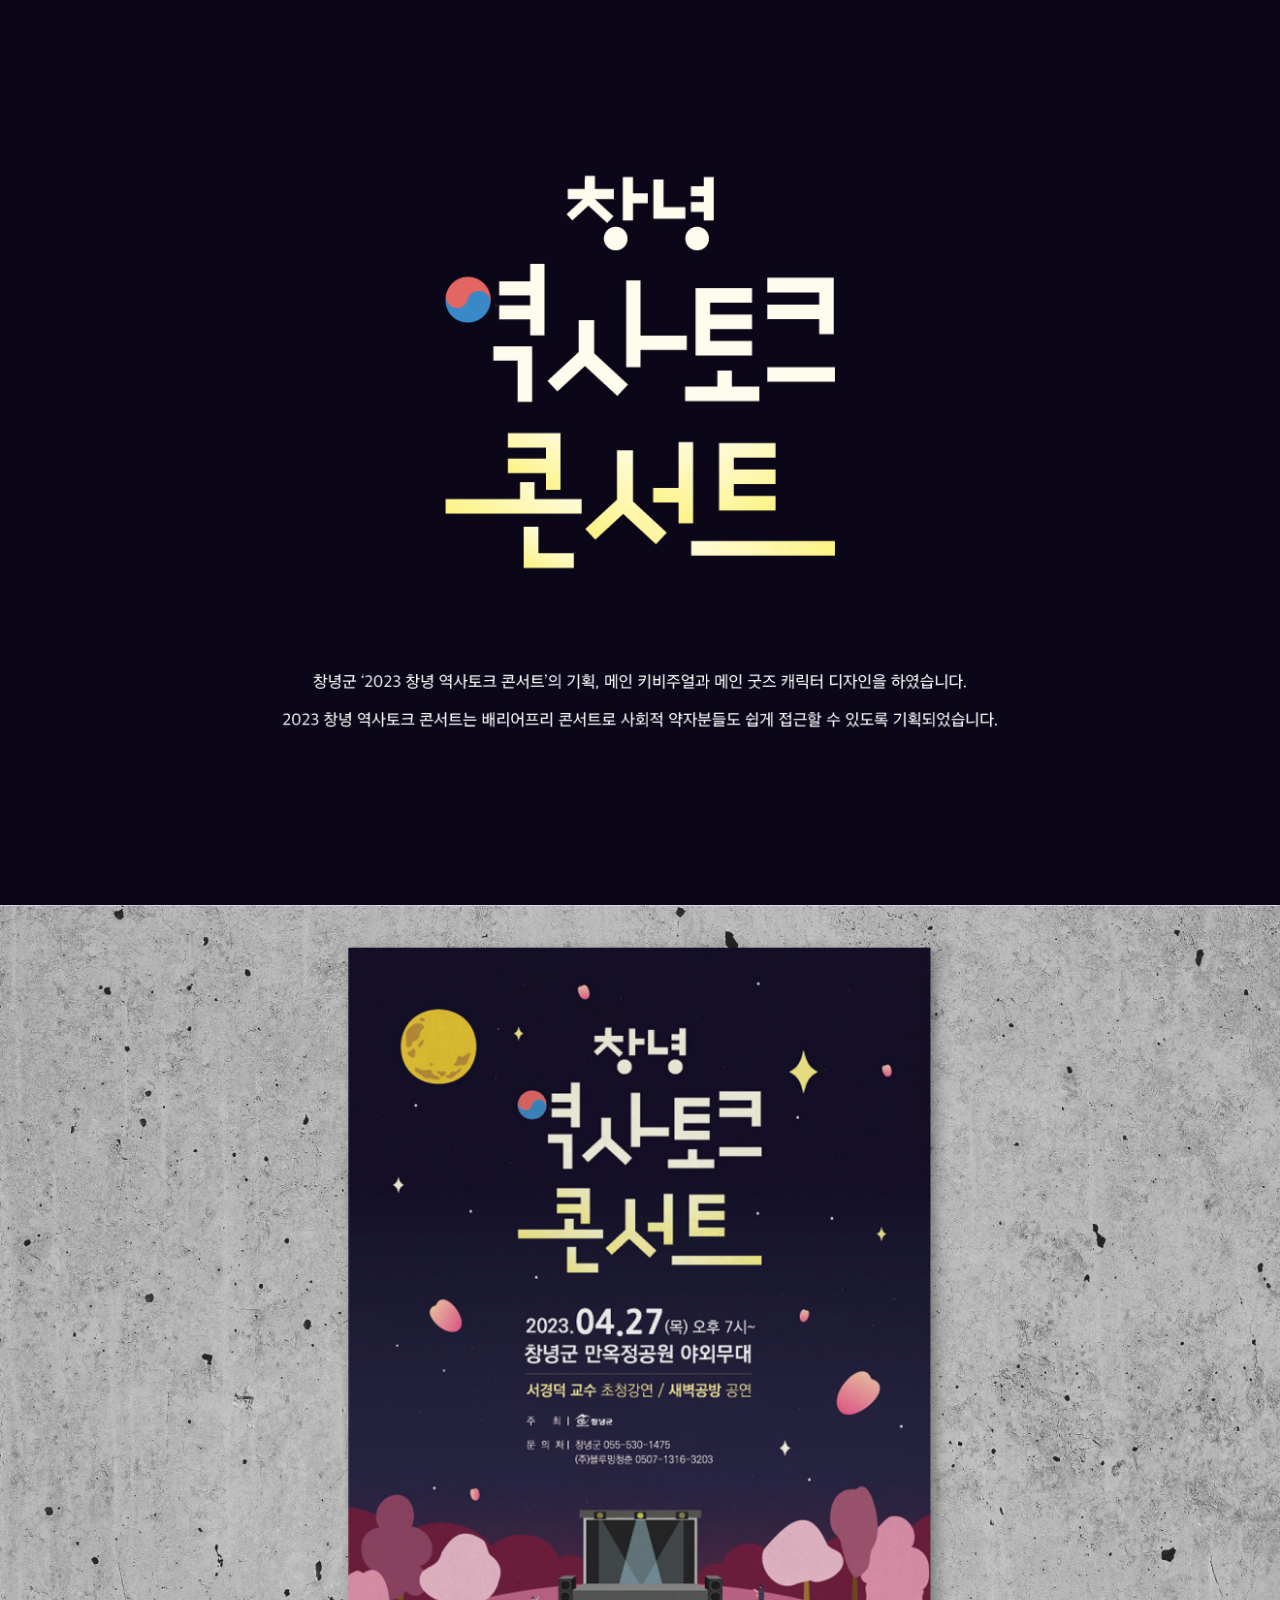
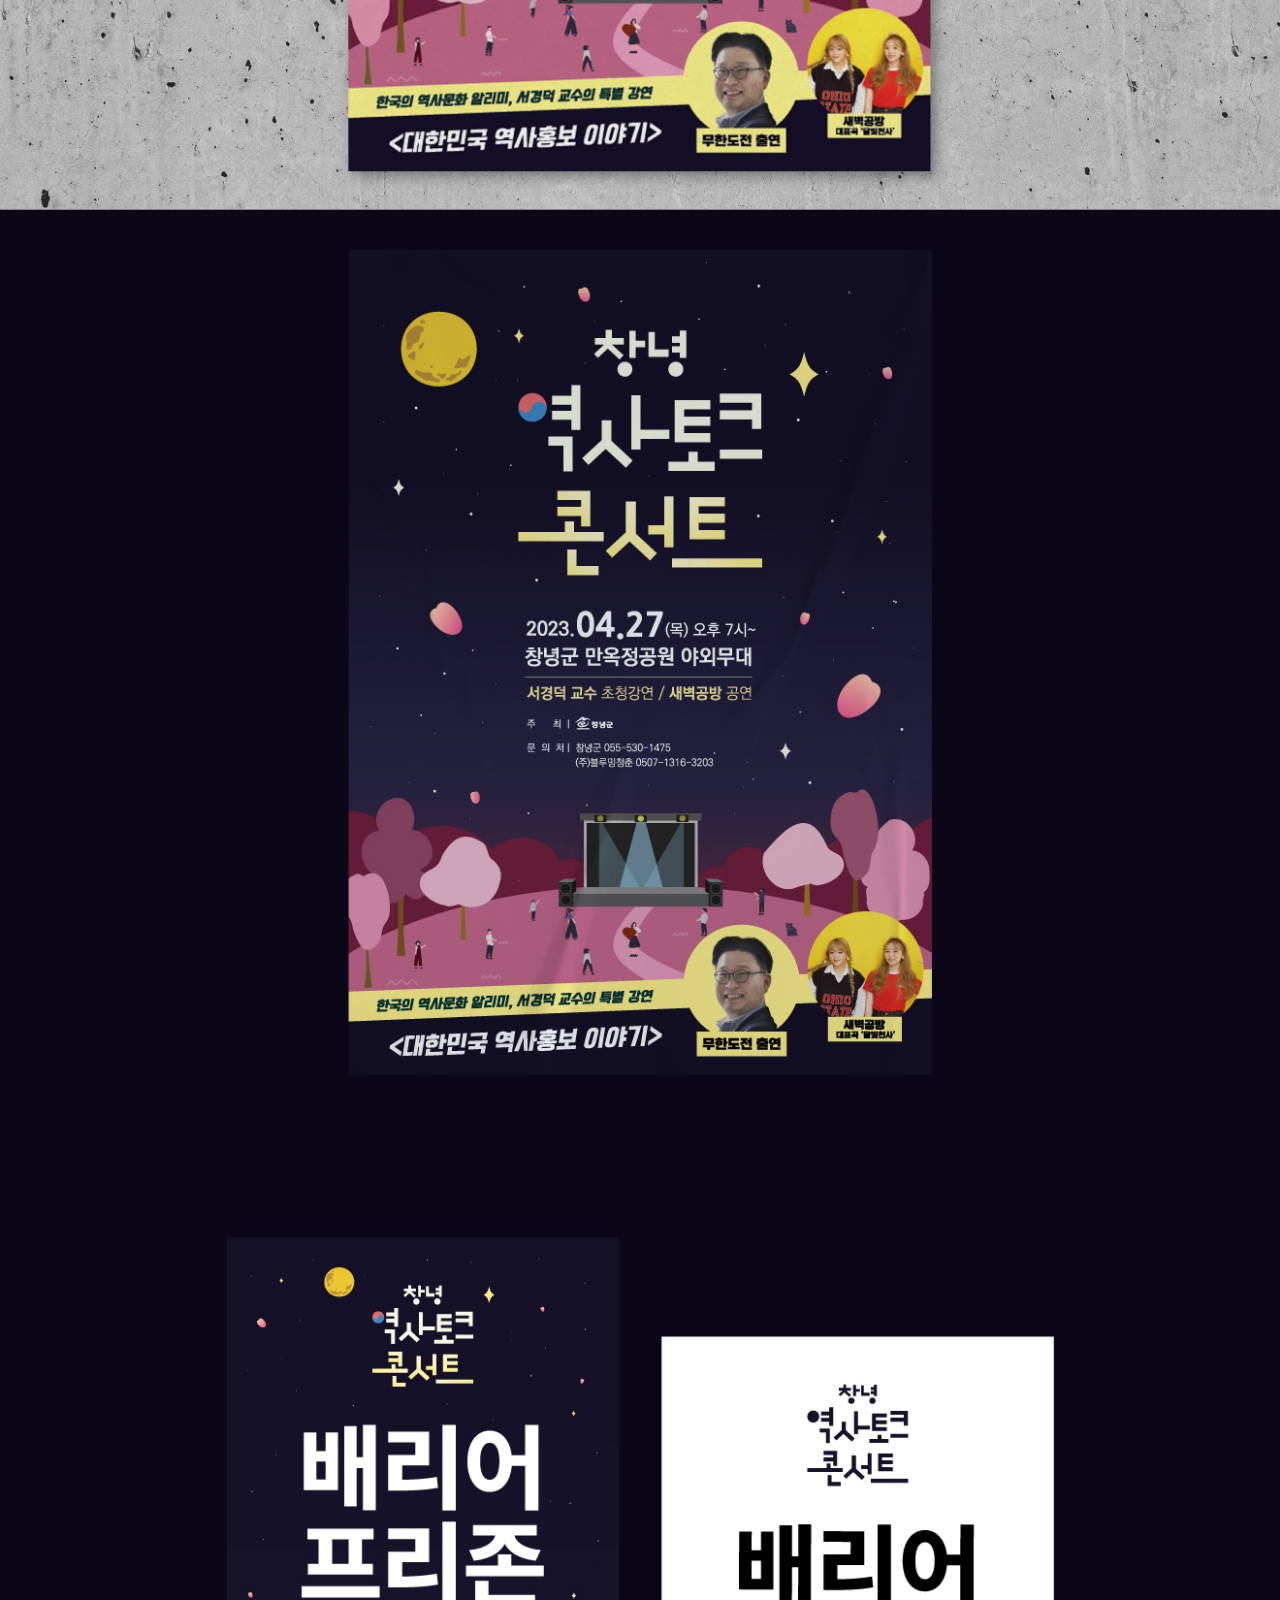
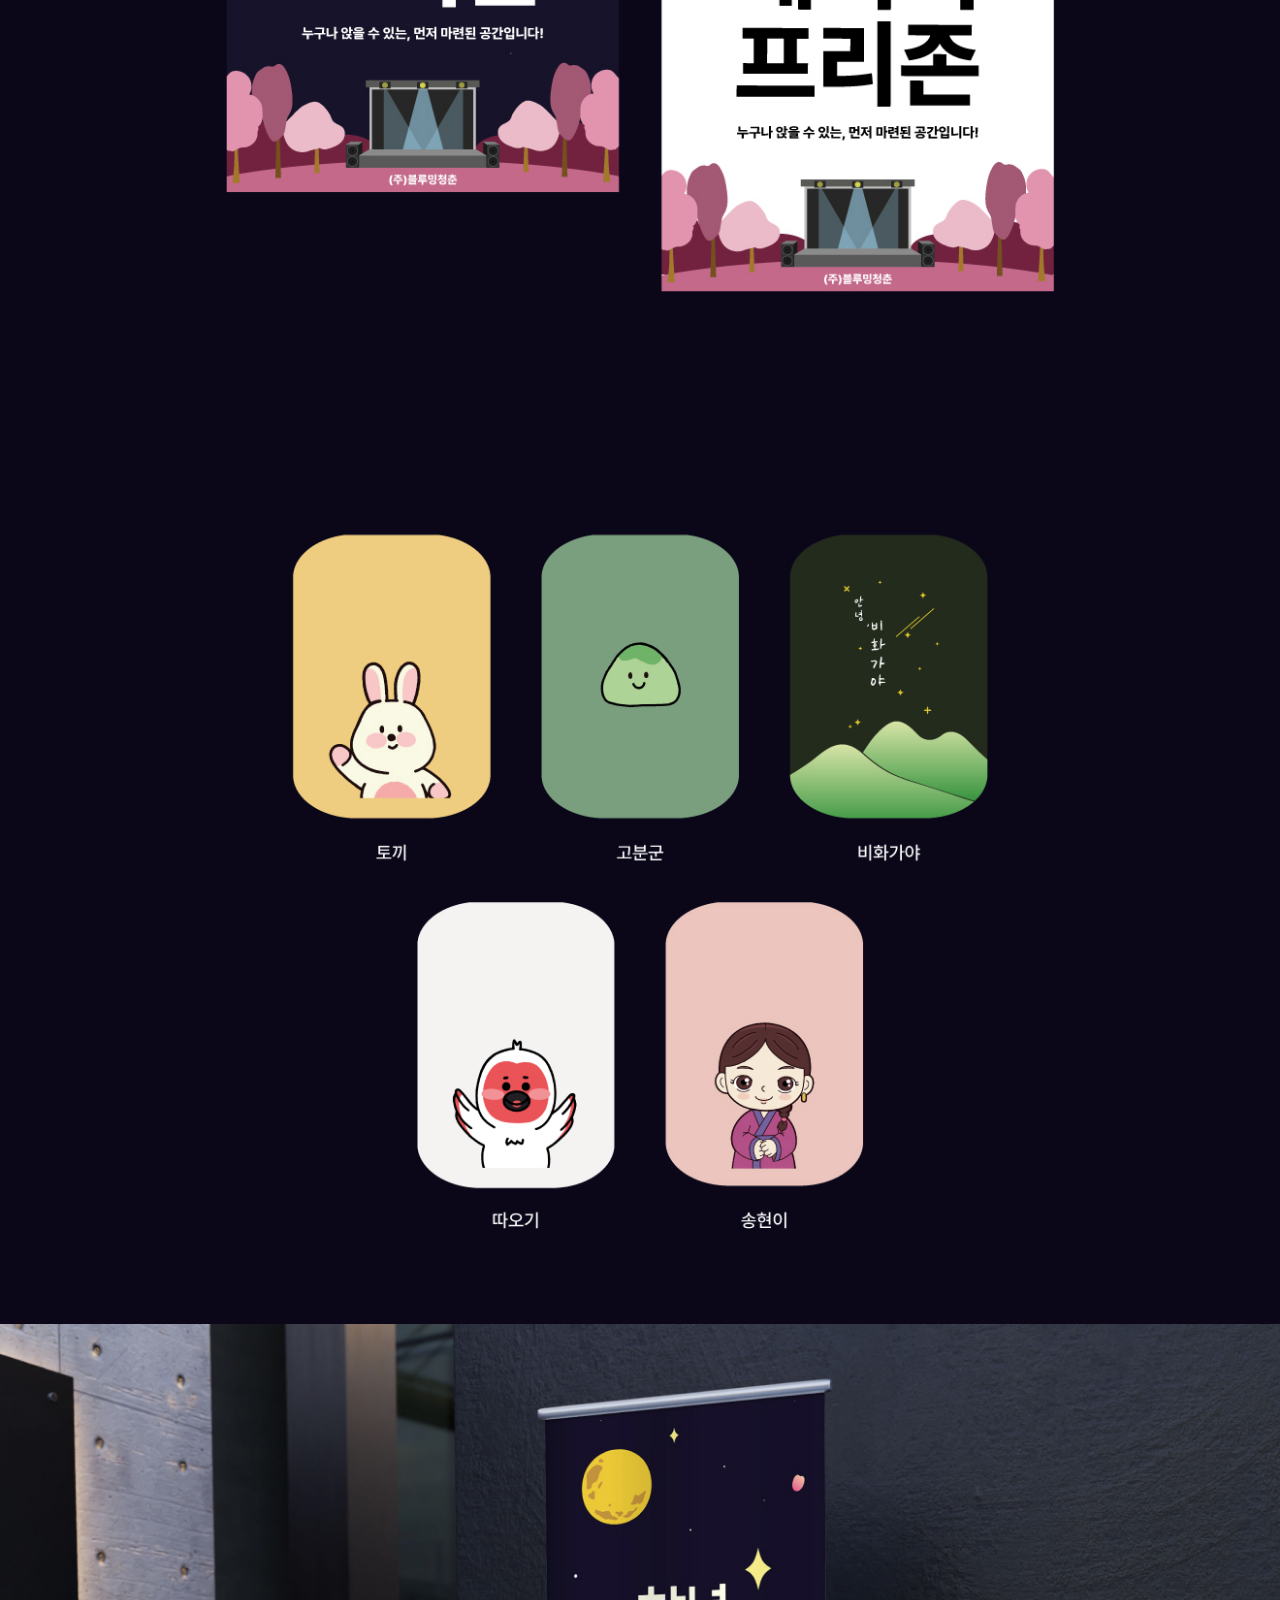
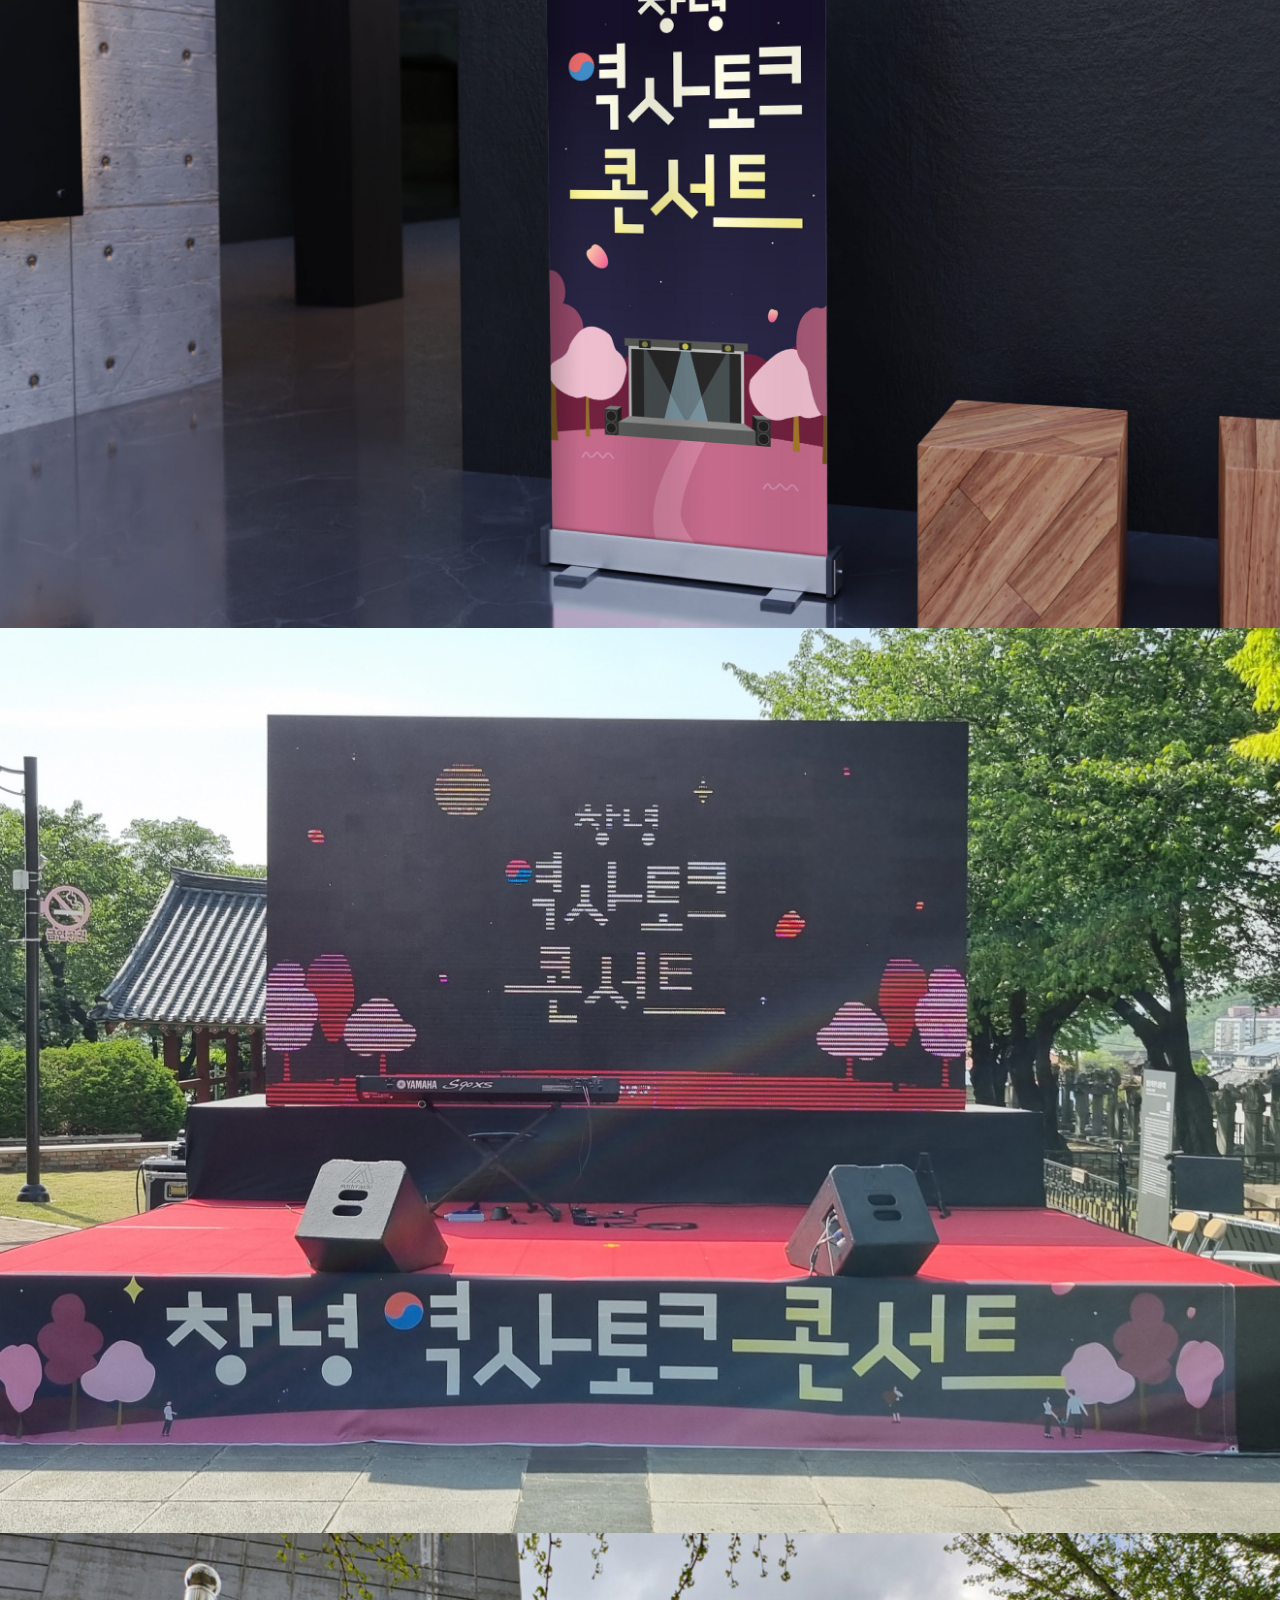
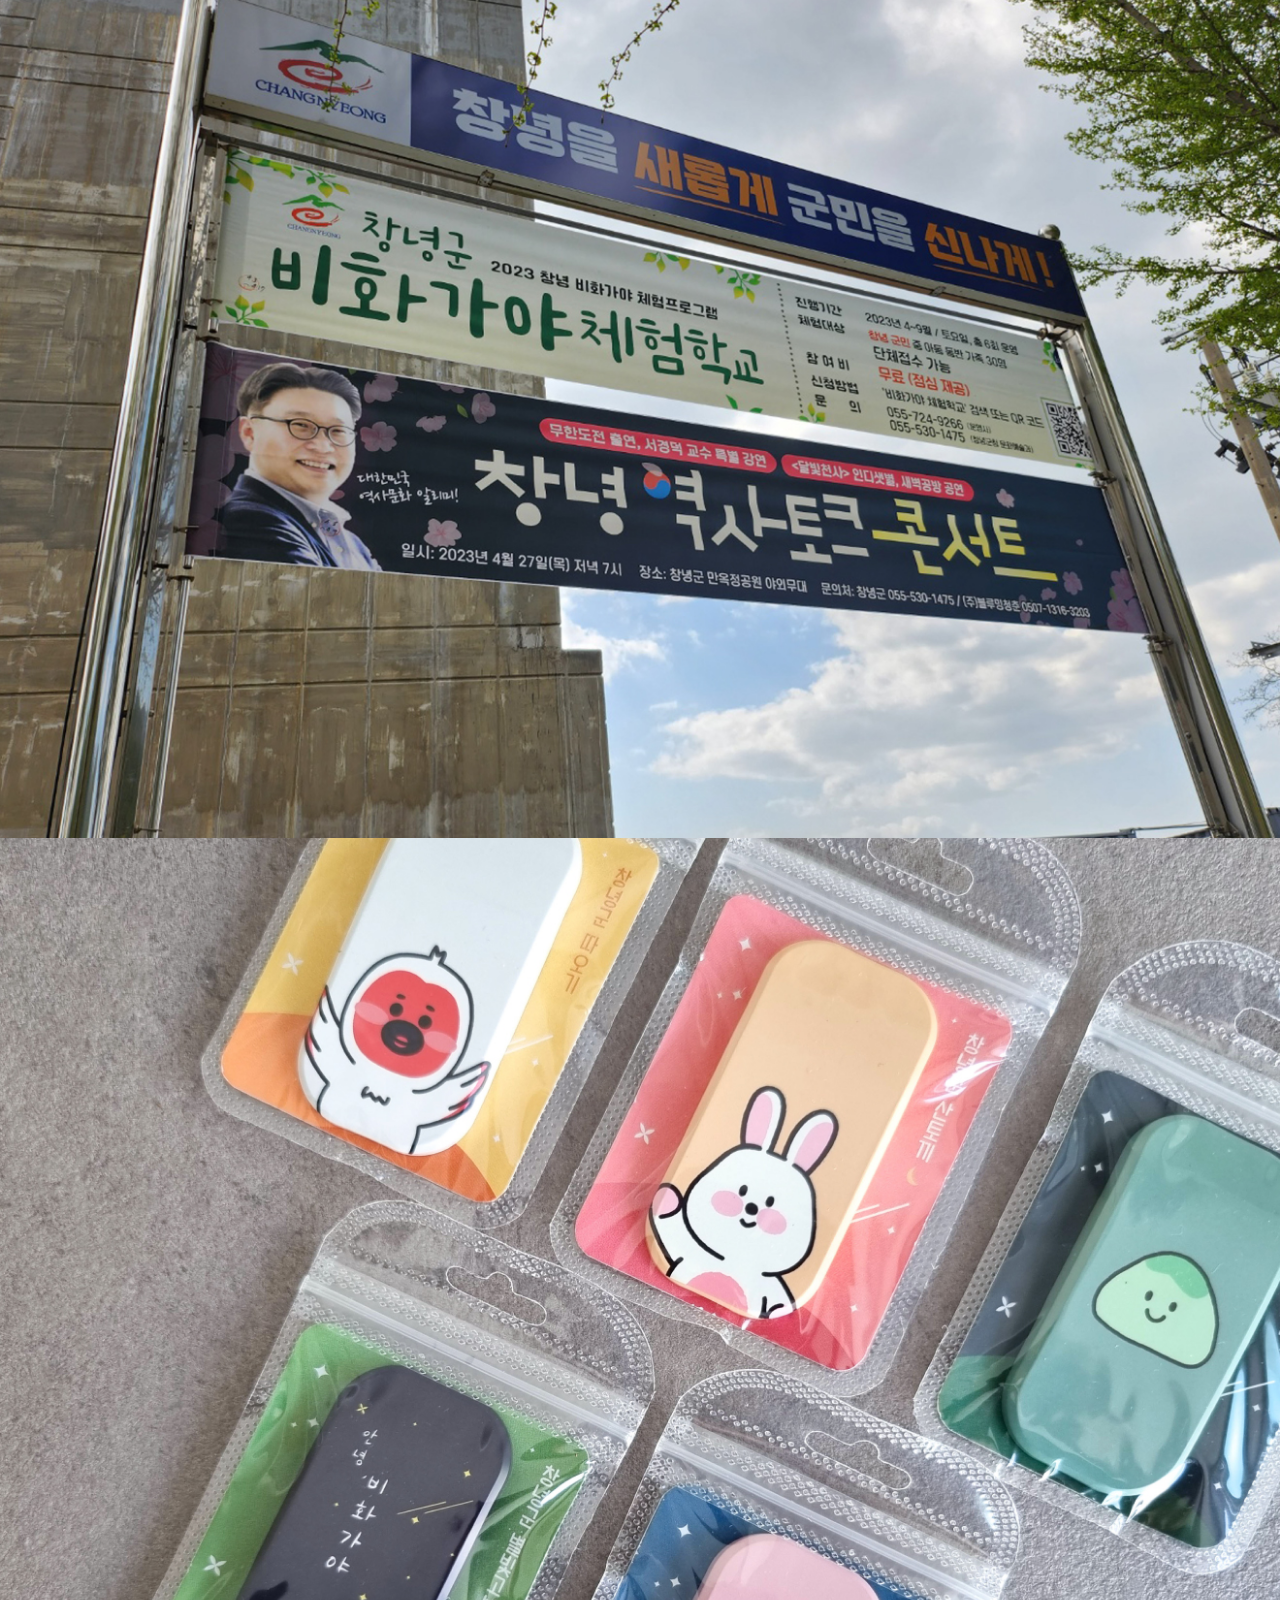
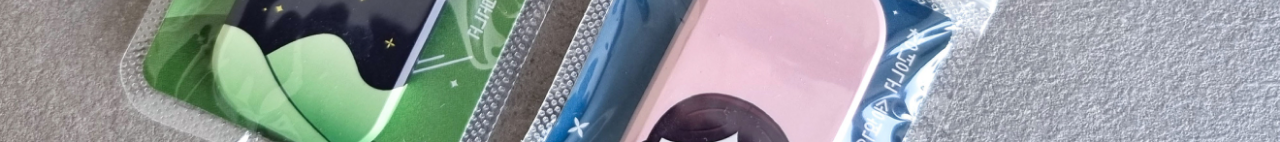
<file: cnhistorytalk.html>
<!doctype html>
<html>

<head>
	<title>NOON</title>
	<meta charset="utf-8">
	<meta name="viewport" content="width=device-width, initial-scale=1">
	<meta http-equiv="X-UA-Compatible" content="IE=edge">
	<link rel="shortcut icon" href="./images/project2/favicon.jpg" type="image/x-icon">
	<style>
		* {
			margin: 0;
			padding: 0;
		}

		a {
			text-decoration: none;
			color: #000;
		}

		.fixed_box {
			position: fixed;
			bottom: 40px;
			right: 30px;
			width: 40px;
		}

		#top {
			max-width: 1320px;
			margin: 0 auto;
		}

		#top img {
			width: 100%;
			display: block;
		}

		body {
			background-color: #ffbcd5;
		}
	</style>
</head>

<body>
	<div id="top">
		<img src="./images/project3/cn1.jpg" class="guide1"><!--가이드 이미지 경로 지정하기-->
		<img src="./images/project3/cn2.jpg" class="guide1"><!--가이드 이미지 경로 지정하기-->
		<img src="./images/project3/cn3.jpg" class="guide1"><!--가이드 이미지 경로 지정하기-->
        <img src="./images/project3/cn4.jpg" class="guide1"><!--가이드 이미지 경로 지정하기-->
		<img src="./images/project3/cn5.jpg" class="guide1"><!--가이드 이미지 경로 지정하기-->
		<img src="./images/project3/cn6.jpg" class="guide1"><!--가이드 이미지 경로 지정하기-->
        <img src="./images/project3/cn7.jpg" class="guide1"><!--가이드 이미지 경로 지정하기-->
		<img src="./images/project3/cn8.jpg" class="guide1"><!--가이드 이미지 경로 지정하기-->
		<img src="./images/project3/cn9.jpg" class="guide1"><!--가이드 이미지 경로 지정하기-->

	</div>
	



</body>

</html>
</file>
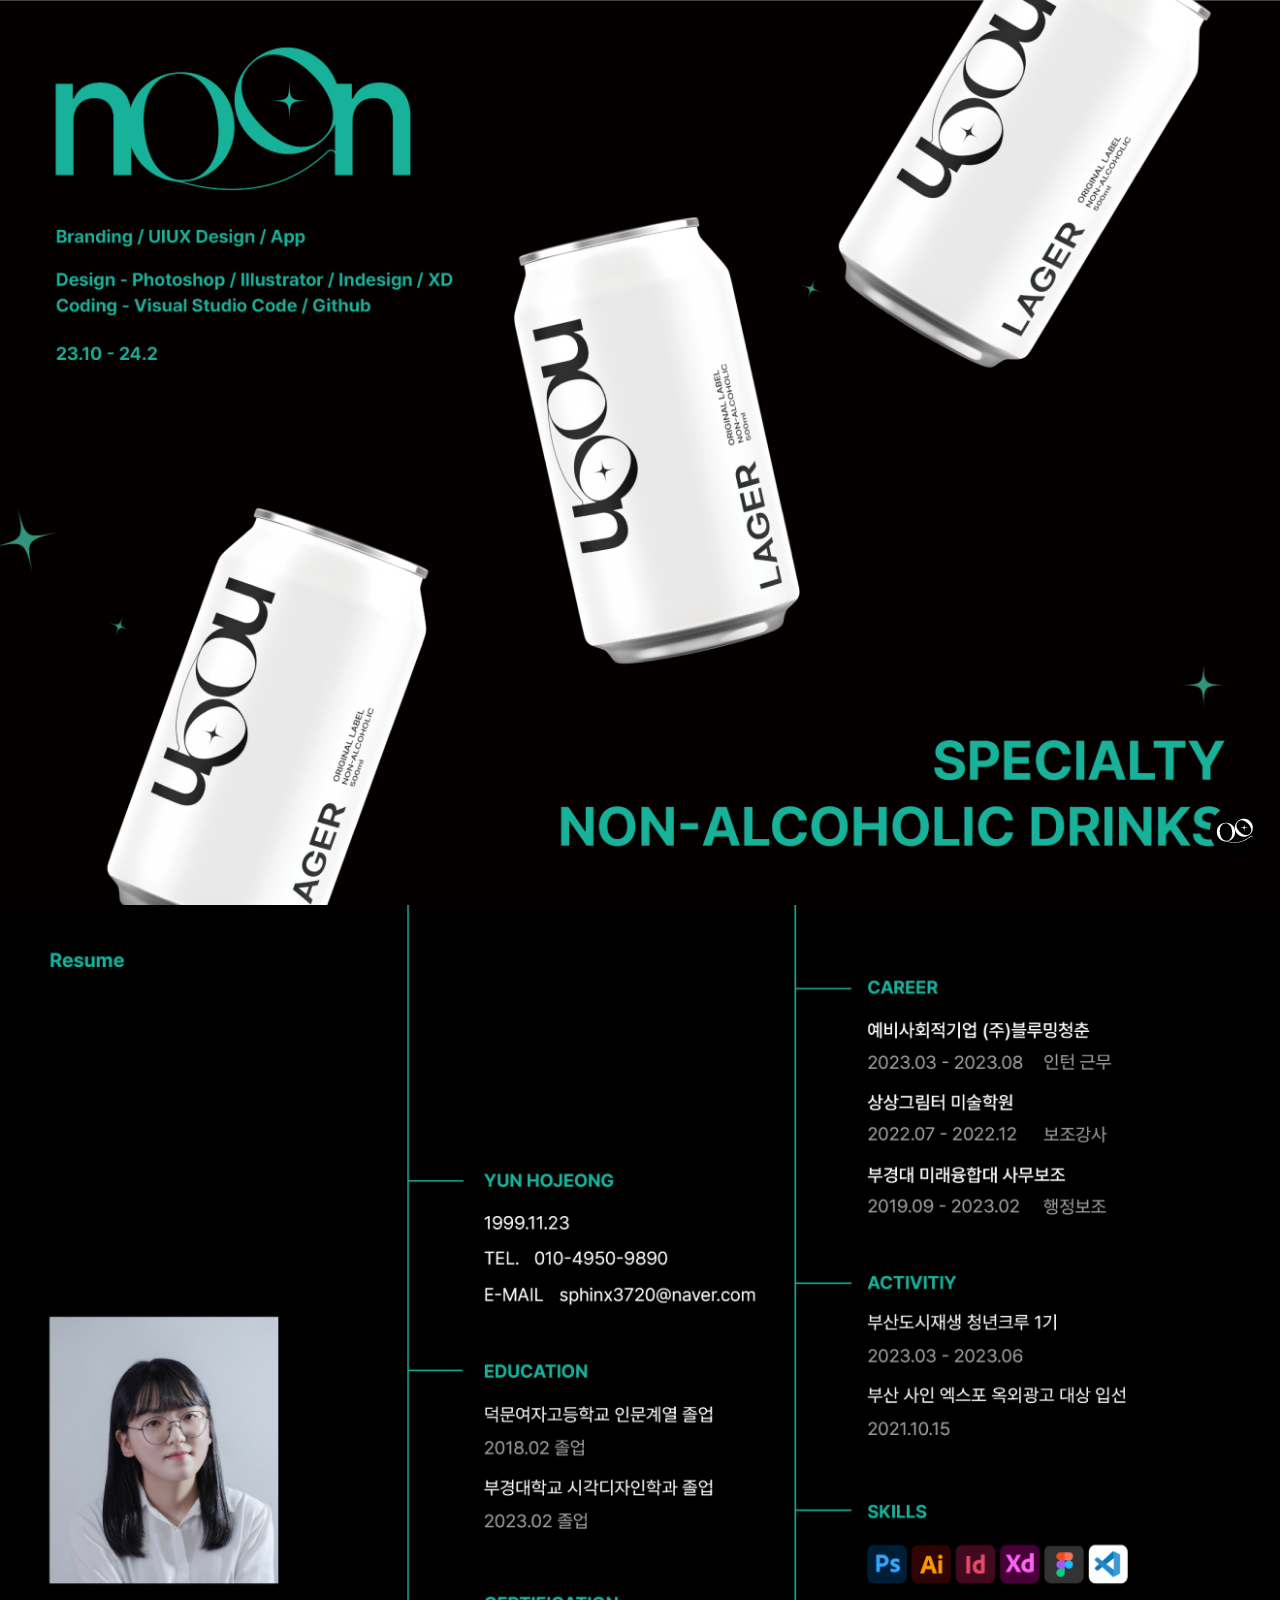
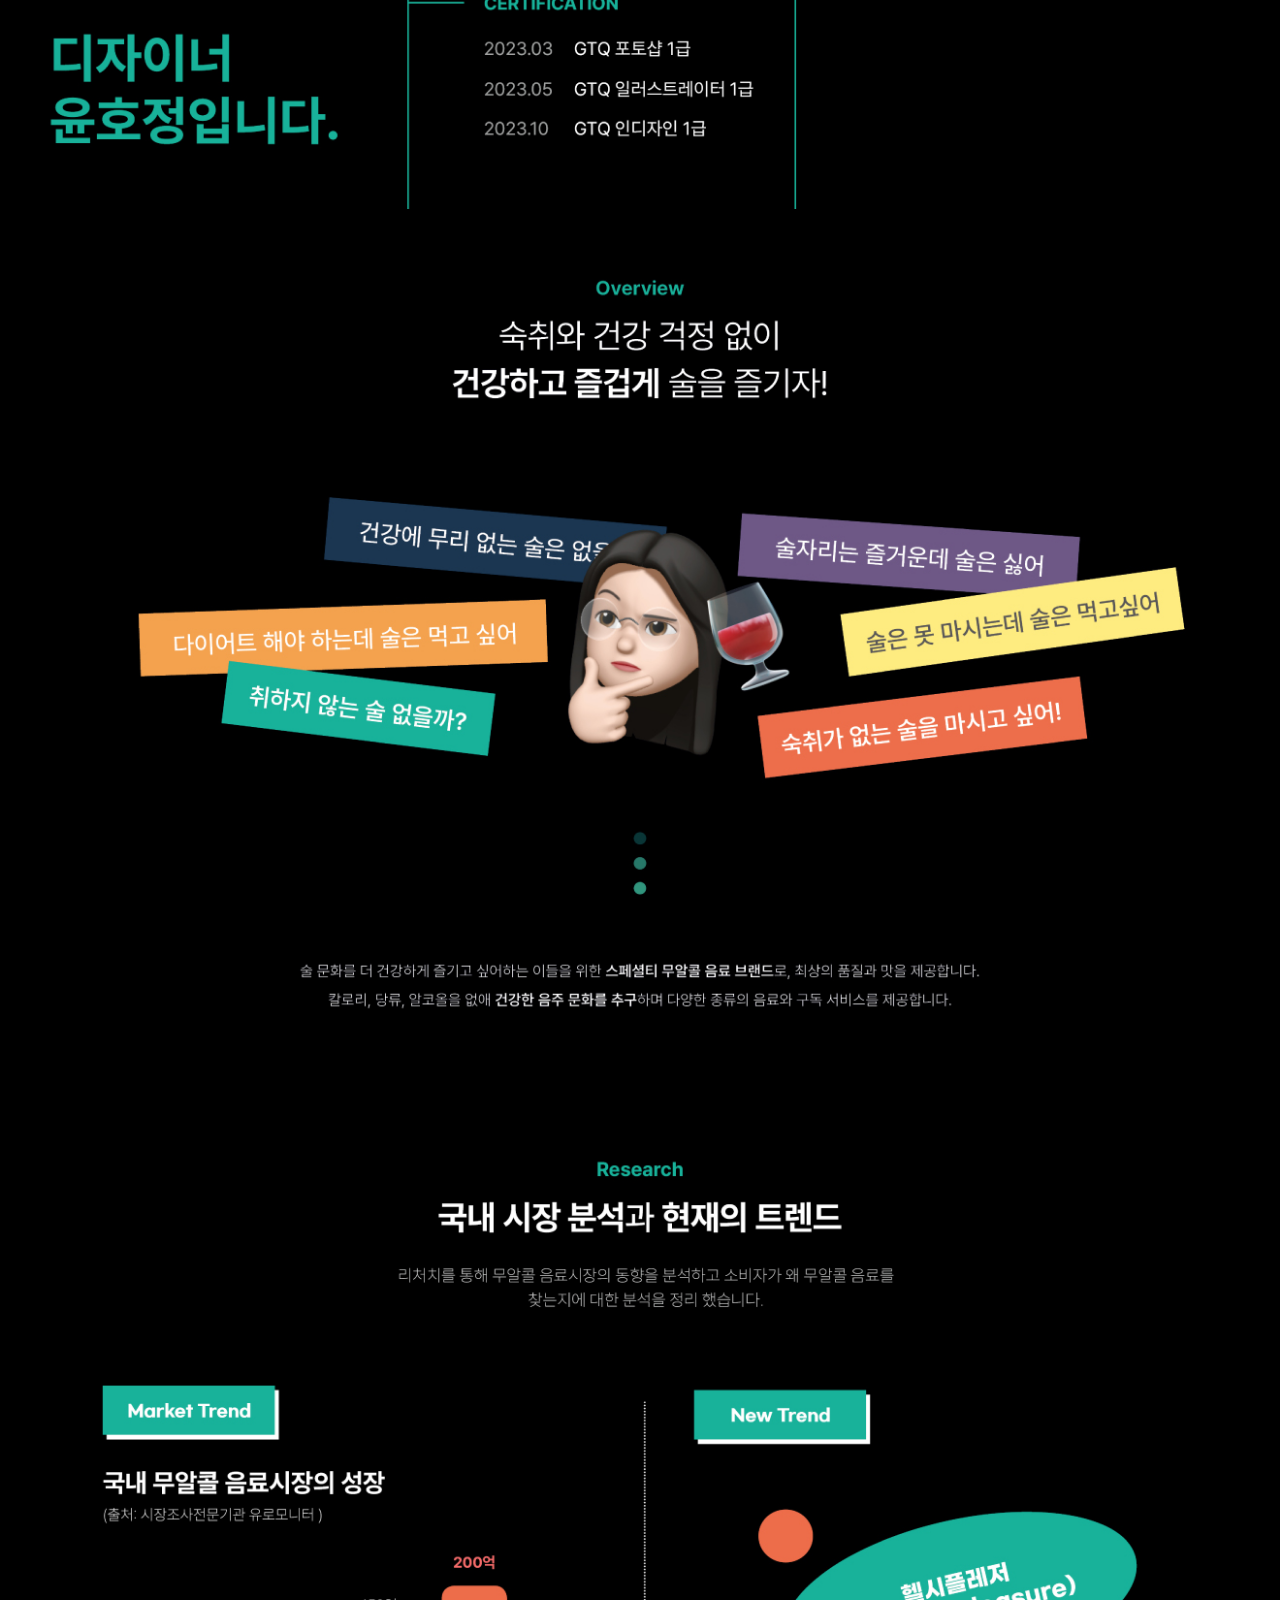
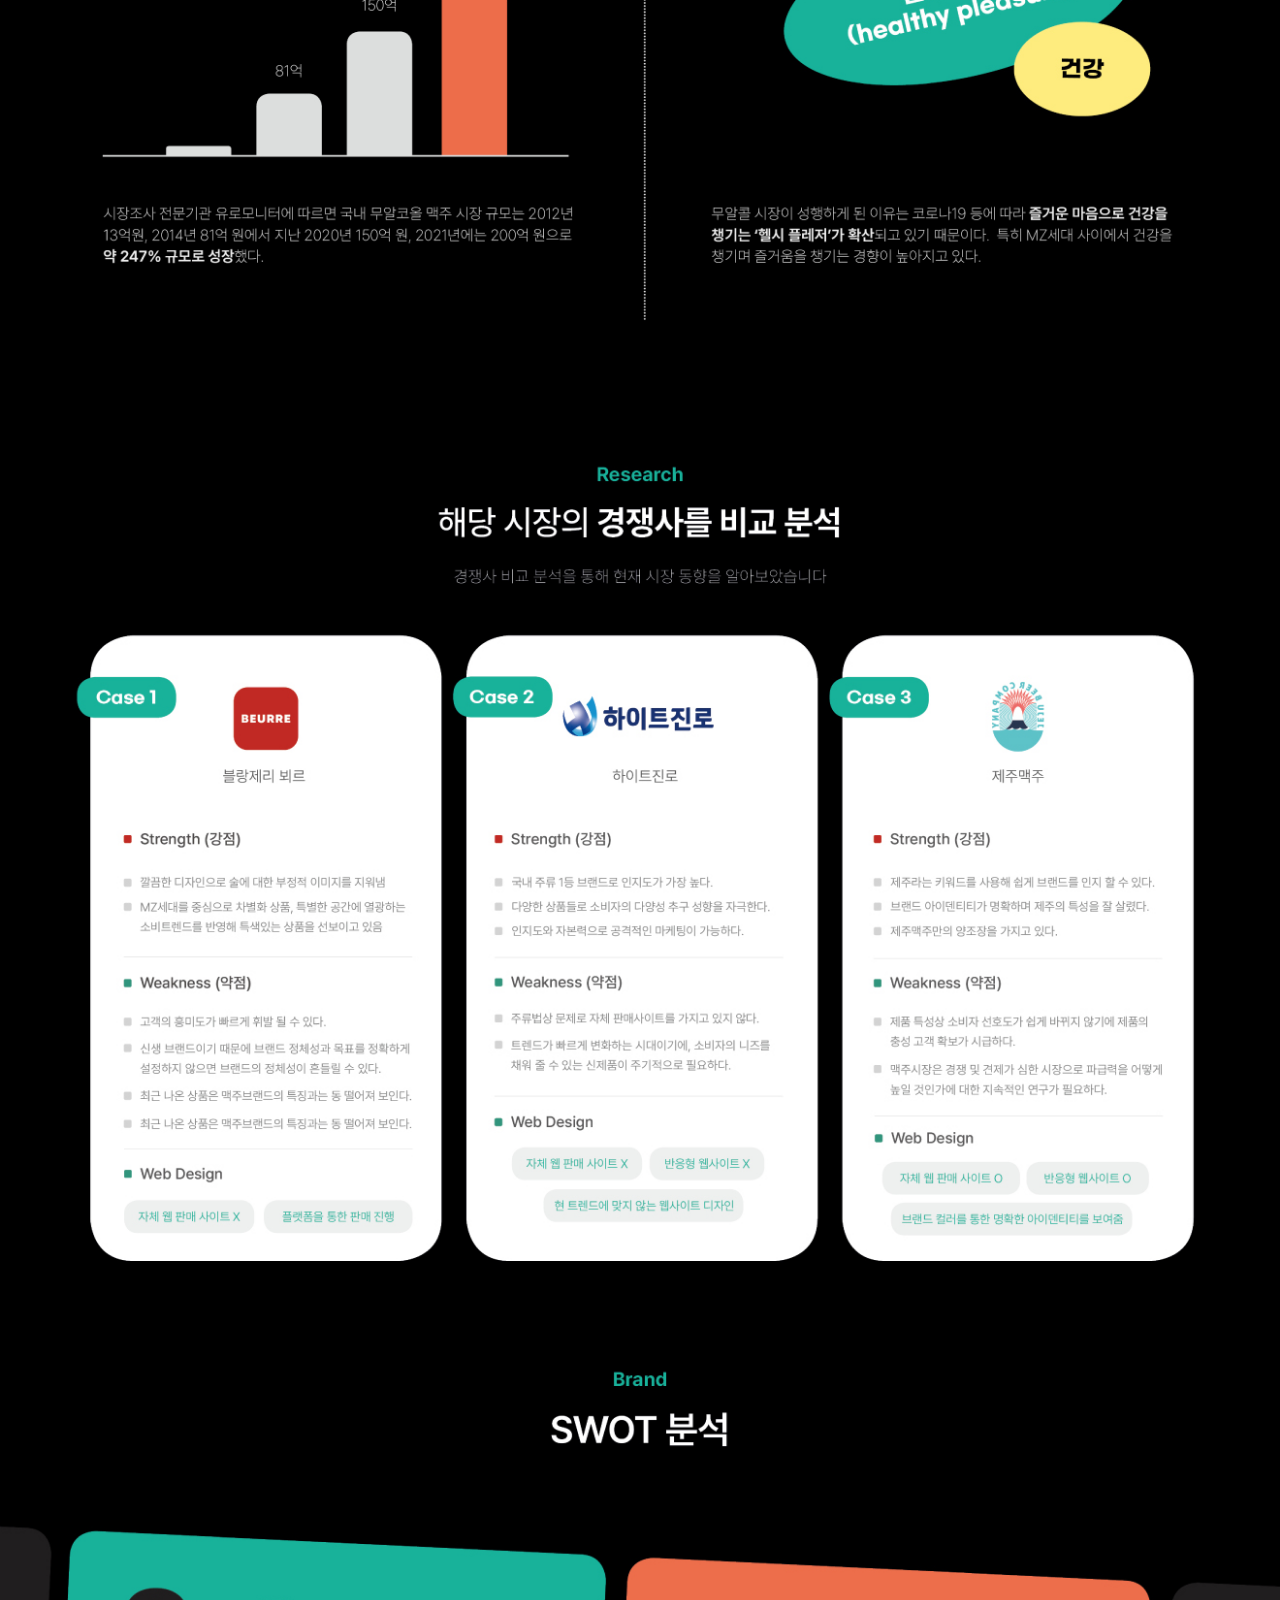
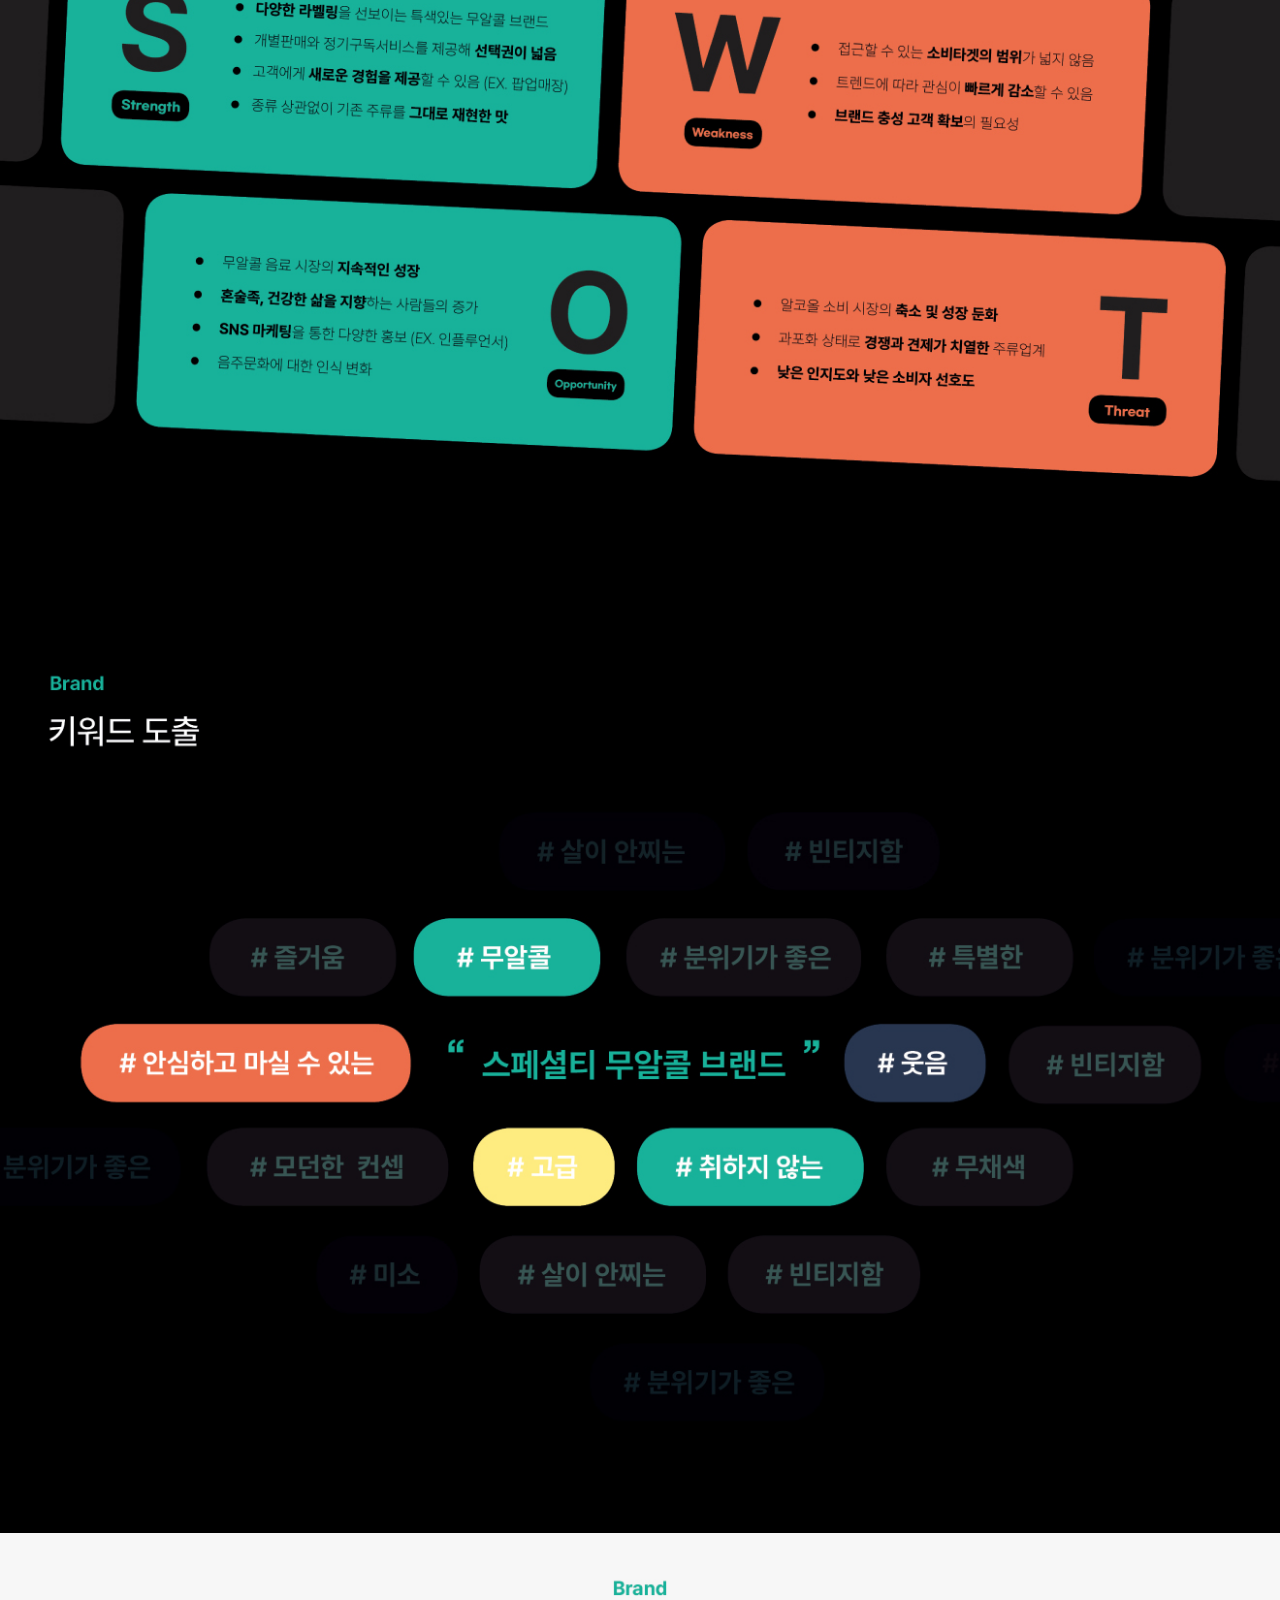
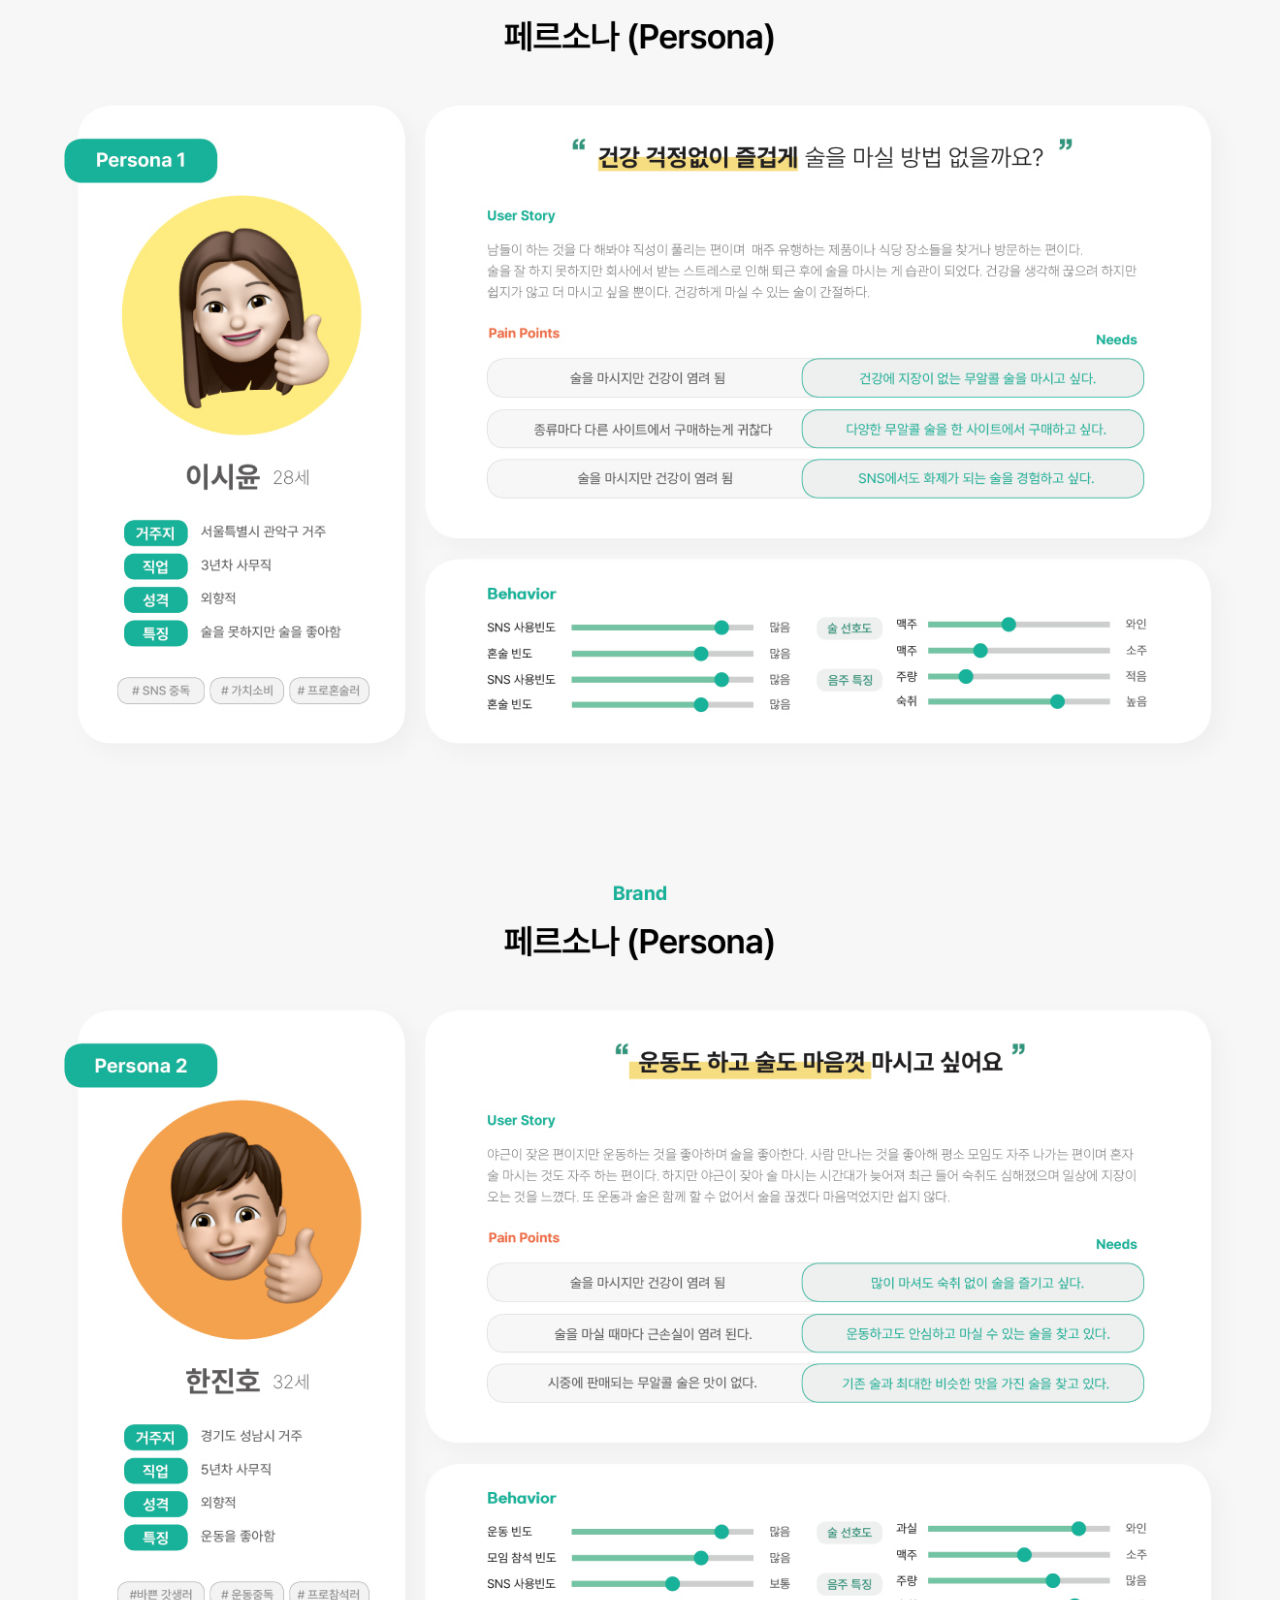
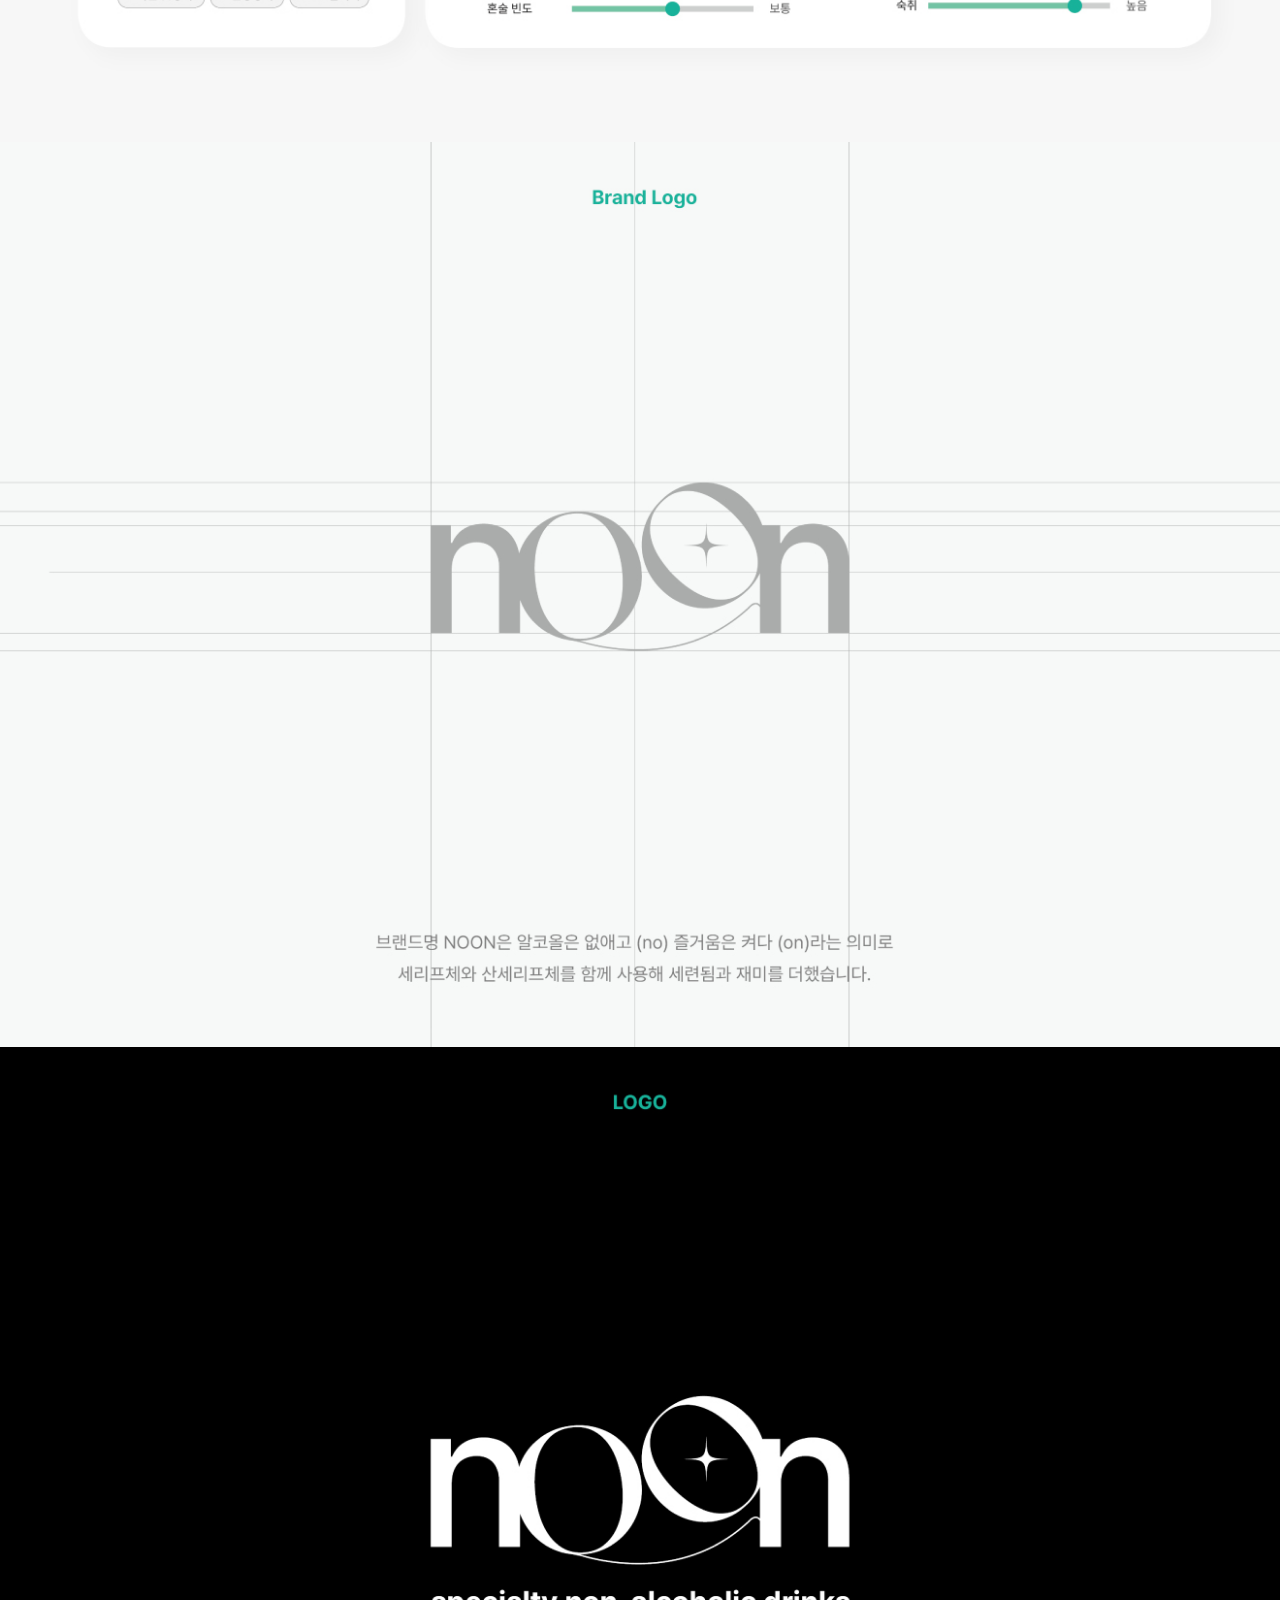
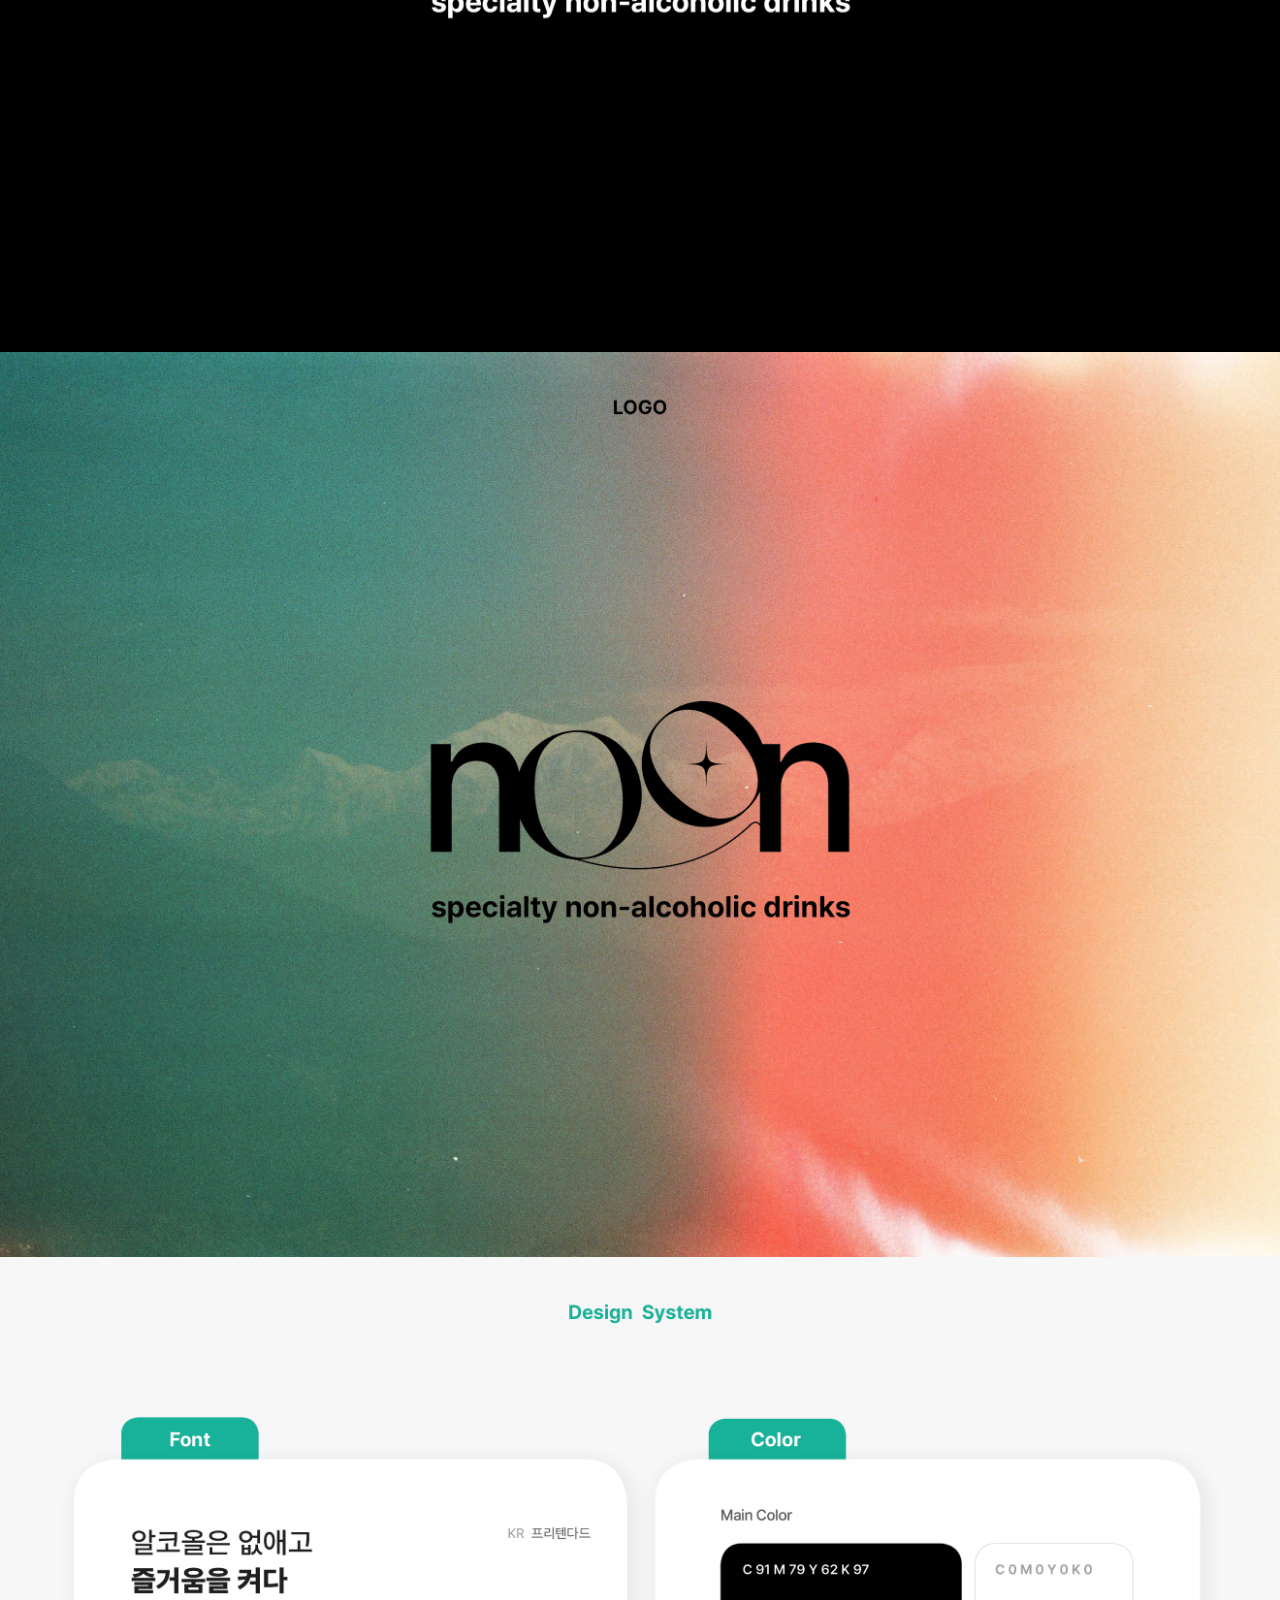
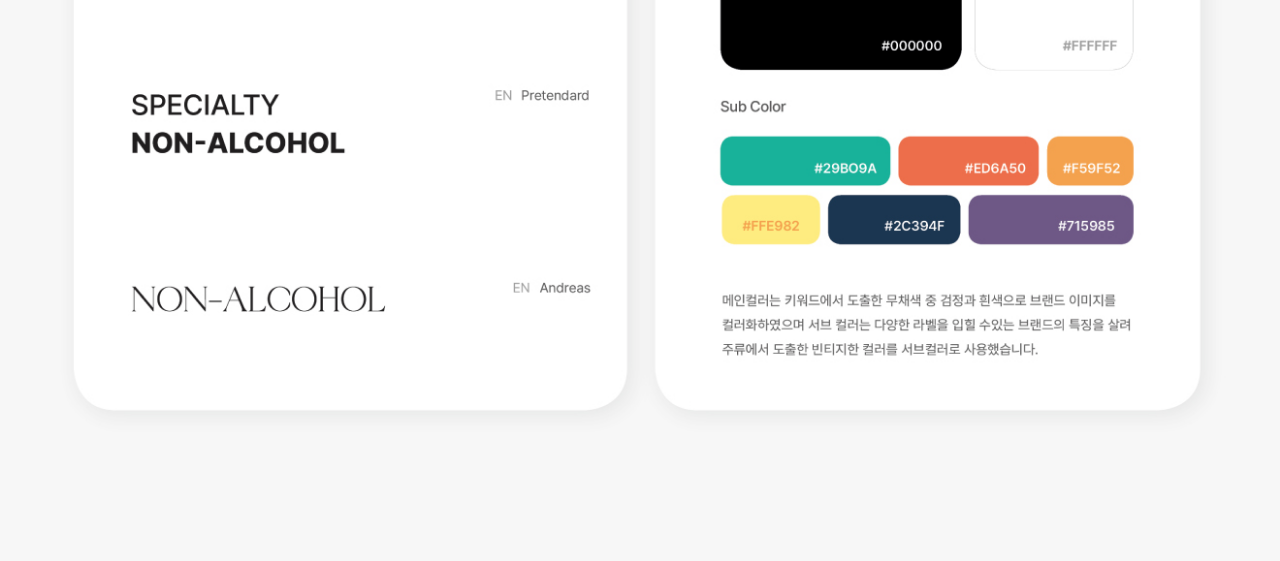
<file: noon.html>
<!doctype html>
<html>

<head>
	<title>NOON</title>
	<meta charset="utf-8">
	<meta name="viewport" content="width=device-width, initial-scale=1">
	<meta http-equiv="X-UA-Compatible" content="IE=edge">
	<link rel="shortcut icon" href="./images/project1/favicon.png" type="image/x-icon">
	<style>
		* {
			margin: 0;
			padding: 0;
		}

		a {
			text-decoration: none;
			color: #000;
		}

		.fixed_box {
			position: fixed;
			bottom: 40px;
			right: 30px;
			width: 40px;
		}

		#top {
			max-width: 1320px;
			margin: 0 auto;
		}

		#top img {
			width: 100%;
			display: block;
		}

		body {
			background-color: #18b29a;
		}

		/* 스크롤바 가로 사이즈 */
		::-webkit-scrollbar {
			width: 7px;
		}

		/* 스크롤바 막대기 */
		::-webkit-scrollbar-thumb {
			border-radius: 20px;
			background-color: #ffffff;
		}

		/* 스크롤바 백그라운드 */
		::-webkit-scrollbar-track {
			background-color: #000000;
		}

		/* 스크롤바 가로 사이즈 */
		::-webkit-scrollbar {
			width: 7px;
		}

		/* 스크롤바 막대기 */
		::-webkit-scrollbar-thumb {
			border-radius: 20px;
			background-color: #ffffff;
		}

		::-webkit-scrollbar-thumb:hover {
			background-color: #EE5844;
		}

		::-webkit-scrollbar-thumb:active {
			background-color: #EE5844;
		}

		/* 스크롤바 백그라운드 */
		::-webkit-scrollbar-track {
			background-color: #000000;
		}

		::-webkit-scrollbar-track:hover {
			background-color: #000000;
		}
	</style>
</head>

<body>
	<div id="top">
		<img src="images/project1/noon.jpg" class="guide1"><!--가이드 이미지 경로 지정하기-->
		<img src="images/project1/noon2.jpg" class="guide1"><!--가이드 이미지 경로 지정하기-->
		<img src="images/project1/noon3.jpg" class="guide1"><!--가이드 이미지 경로 지정하기-->
		<img src="images/project1/noon4.jpg" class="guide1"><!--가이드 이미지 경로 지정하기-->
		<img src="images/project1/noon5.jpg" class="guide1"><!--가이드 이미지 경로 지정하기-->
		<img src="images/project1/noon6.jpg" class="guide1"><!--가이드 이미지 경로 지정하기-->
		<img src="images/project1/noon7.jpg" class="guide1"><!--가이드 이미지 경로 지정하기-->
		<img src="images/project1/noon8.jpg" class="guide1"><!--가이드 이미지 경로 지정하기-->
		<img src="images/project1/noon9.jpg" class="guide1"><!--가이드 이미지 경로 지정하기-->
		<img src="images/project1/noon10.jpg" class="guide1"><!--가이드 이미지 경로 지정하기-->
		<img src="images/project1/noon11.jpg" class="guide1"><!--가이드 이미지 경로 지정하기-->
		<img src="images/project1/noon12.jpg" class="guide1"><!--가이드 이미지 경로 지정하기-->
		<img src="images/project1/noon13.jpg" class="guide1"><!--가이드 이미지 경로 지정하기-->



	</div>
	<div class="fixed_box">
		<a href="#top" class="top_btn"><!--href부분은 이미지를 감싼 div에 있는 id이름과 동일하게 설정.-->
			<img src="./images/project1/top-01.png" alt="top">
		</a>
	</div>



</body>

</html>
</file>
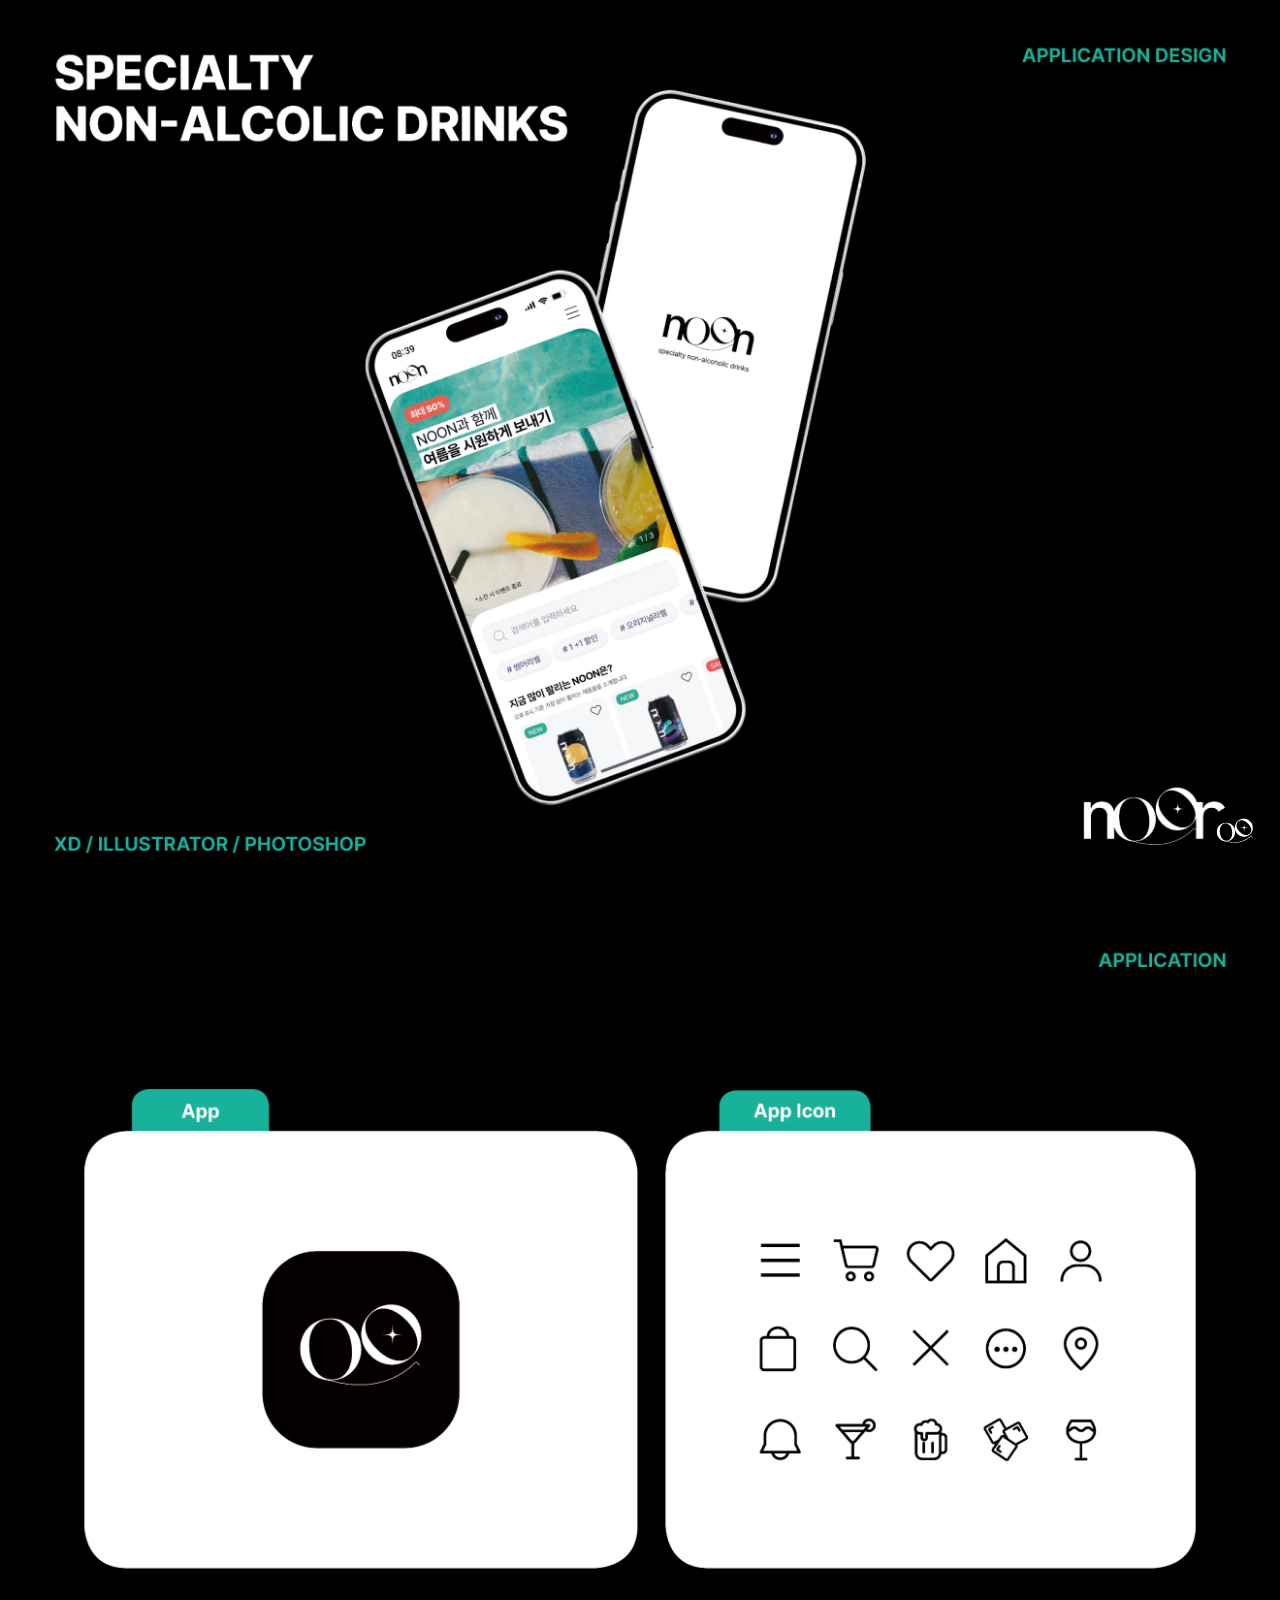
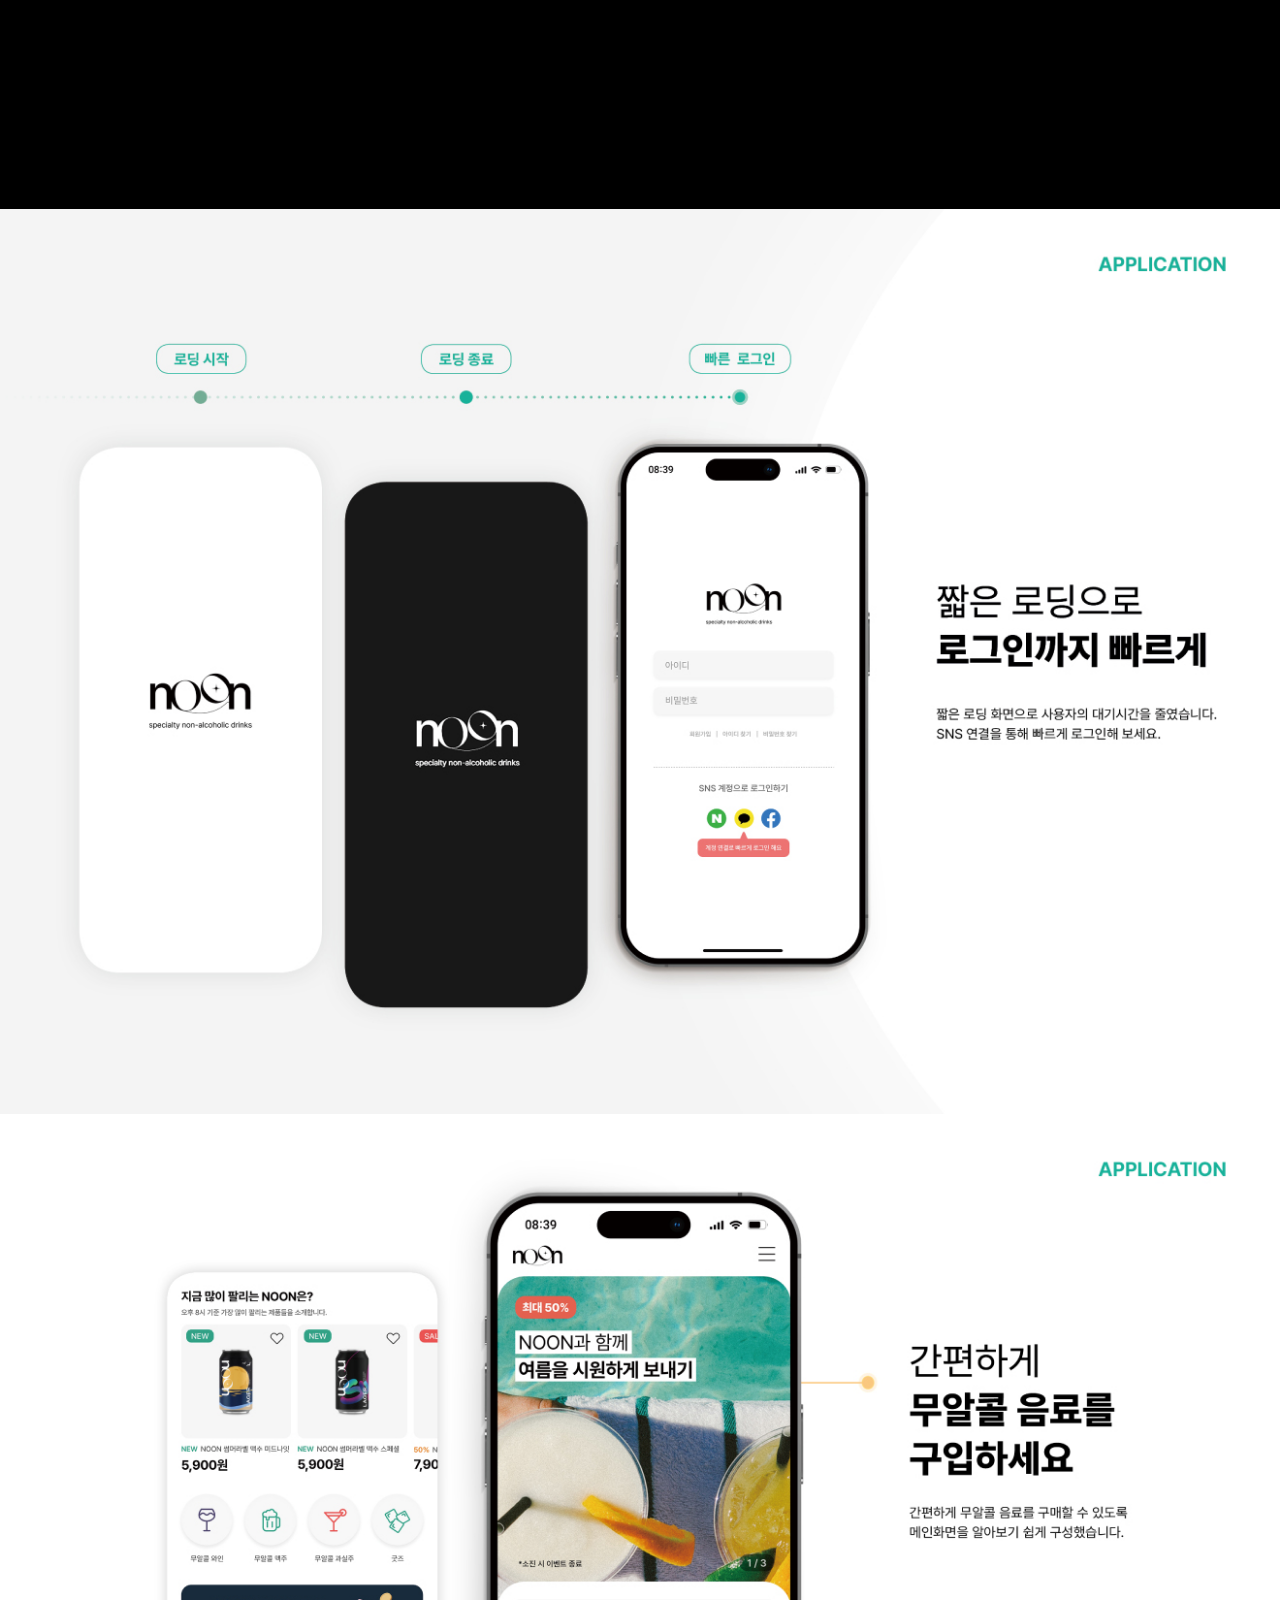
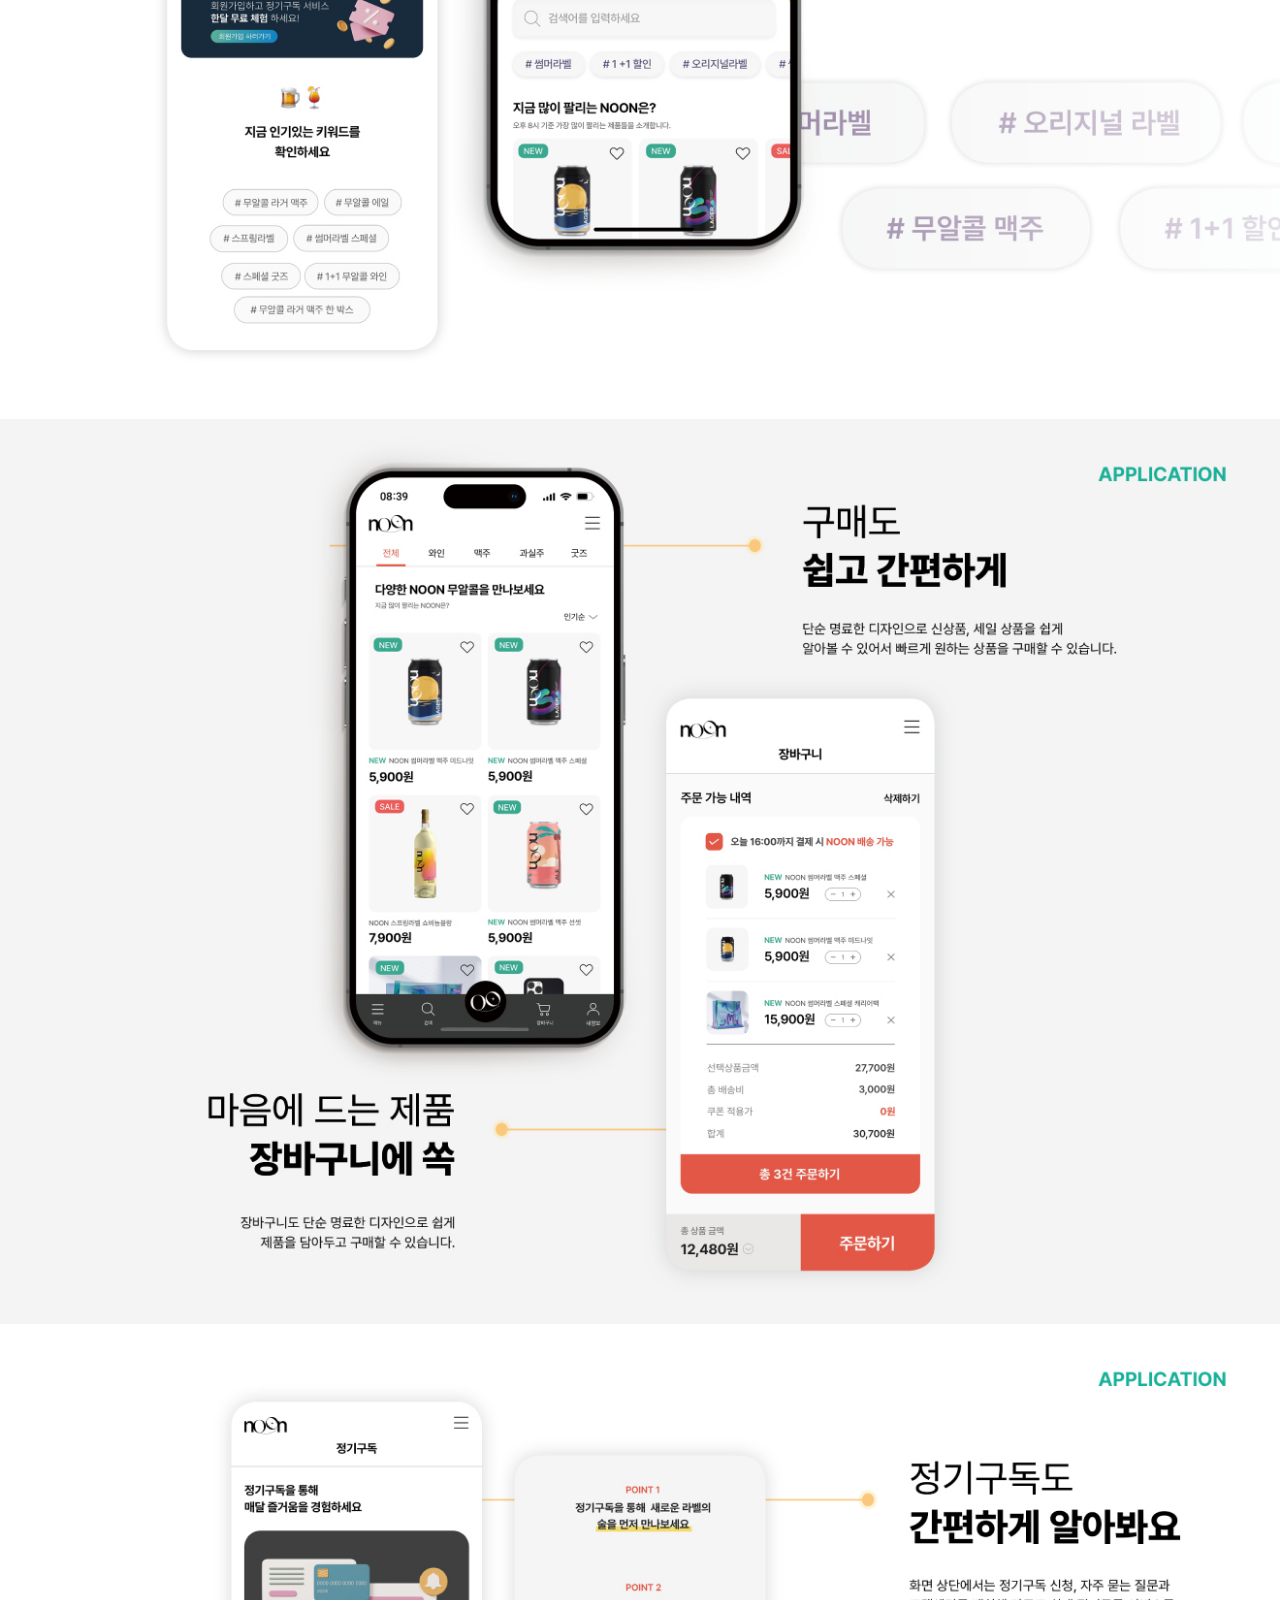
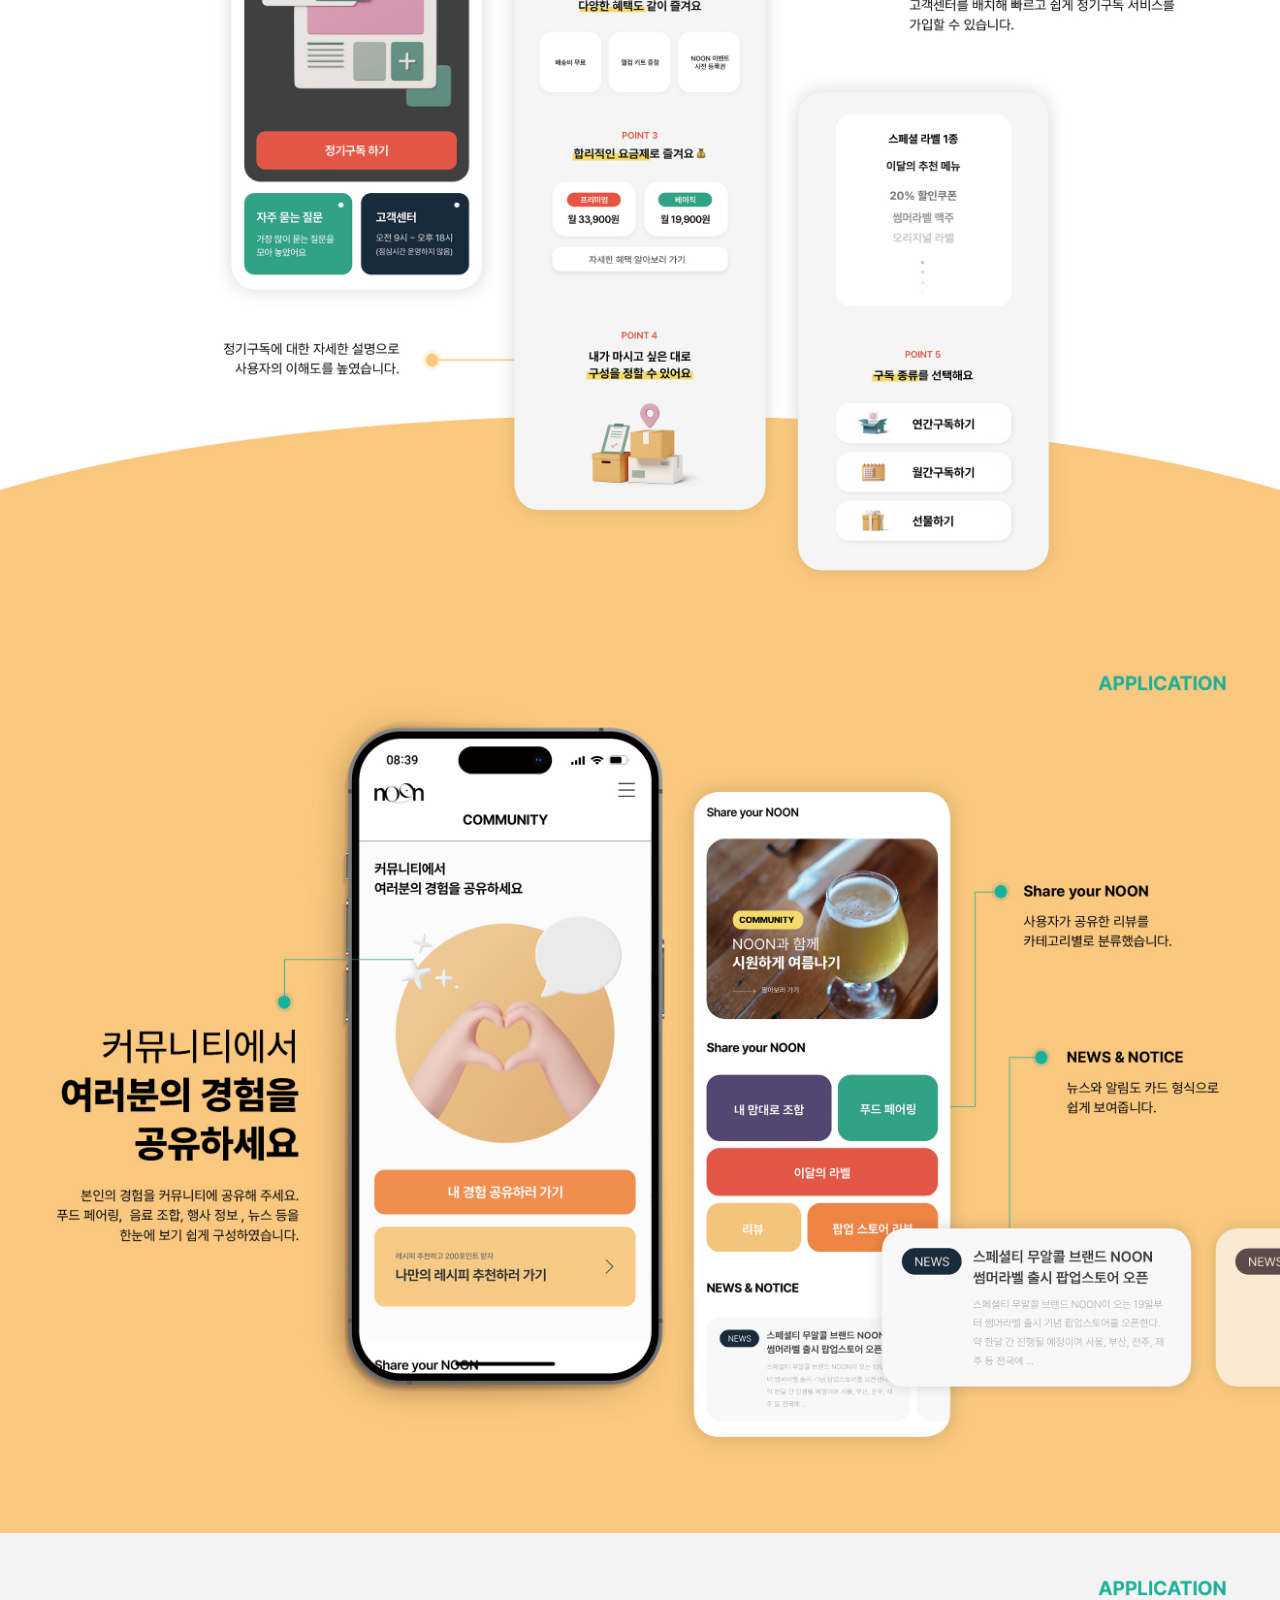
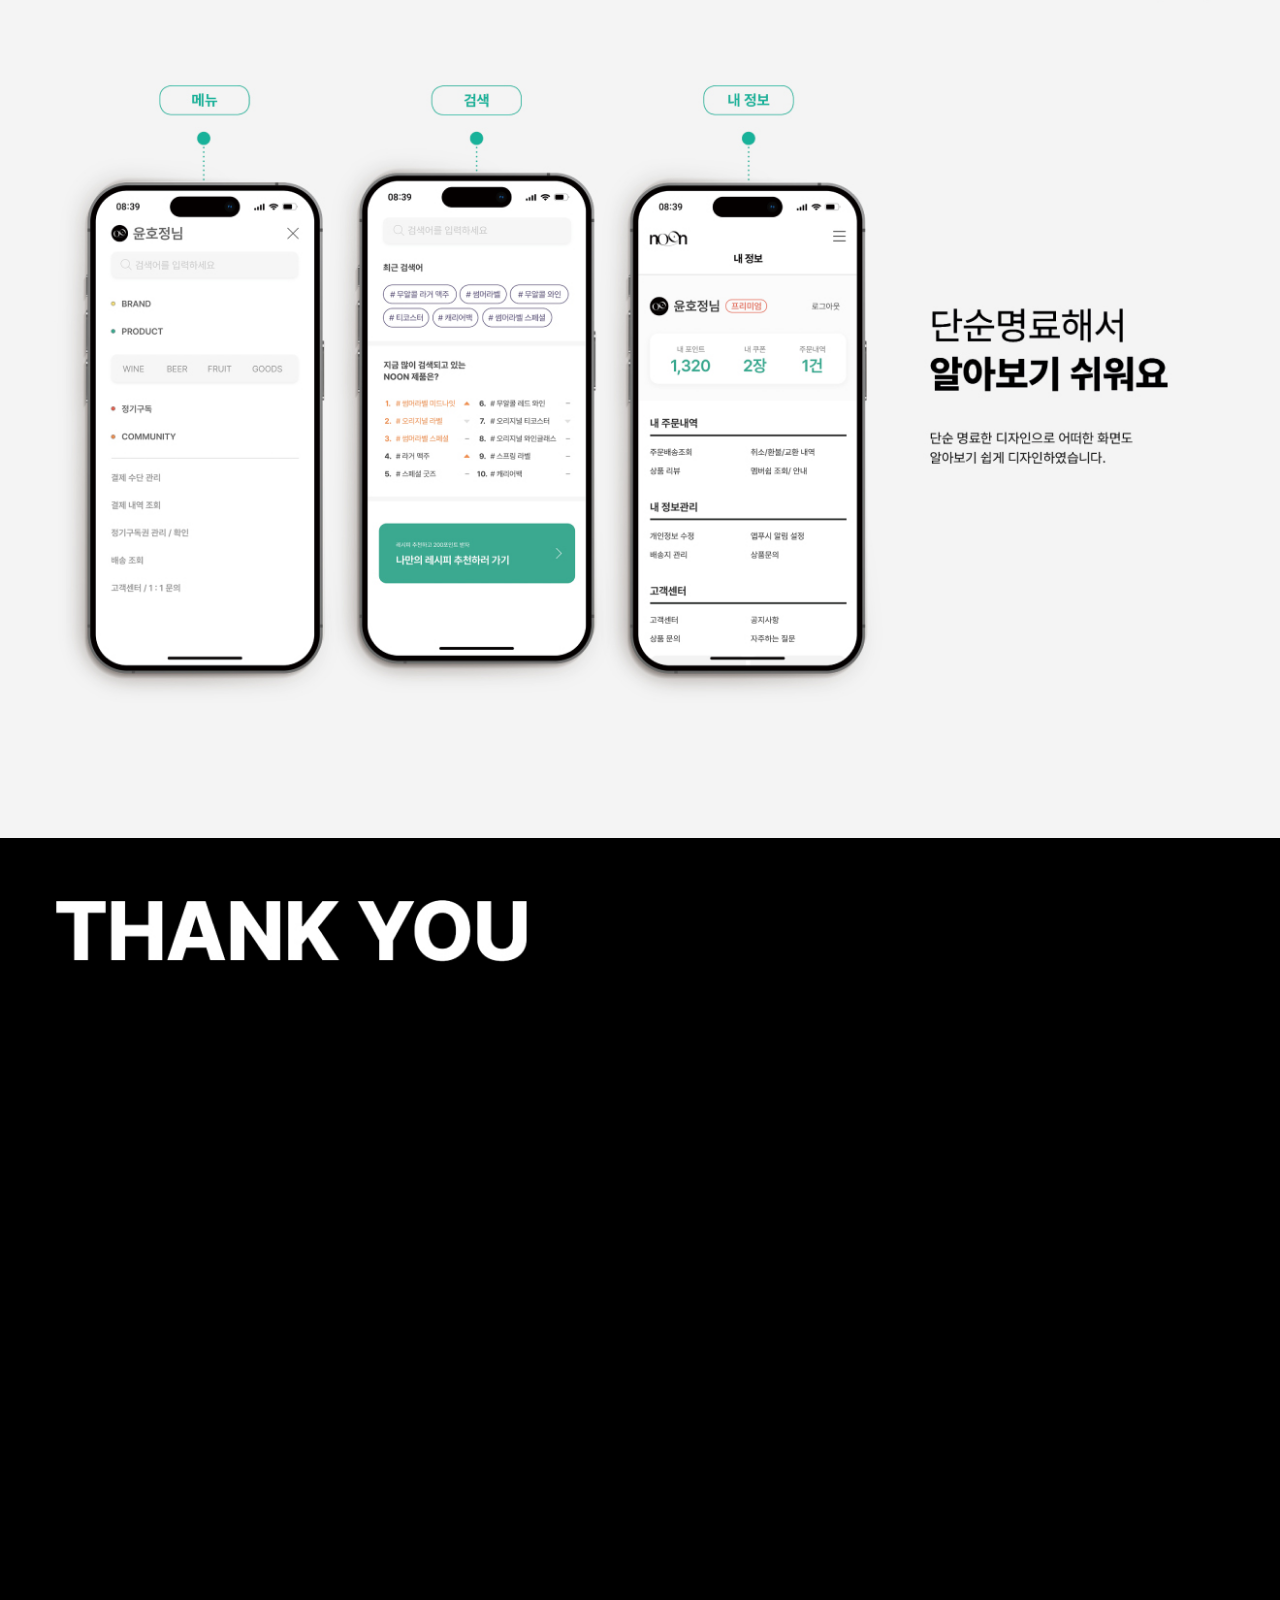
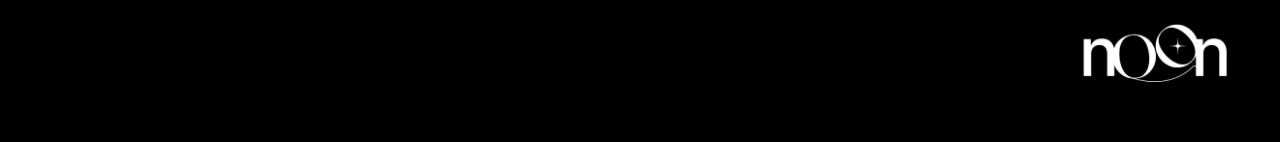
<file: noon_app.html>
<!doctype html>
<html>

<head>
	<title>NOON</title>
	<meta charset="utf-8">
	<meta name="viewport" content="width=device-width, initial-scale=1">
	<meta http-equiv="X-UA-Compatible" content="IE=edge">
	<link rel="shortcut icon" href="./images/project1/favicon.png" type="image/x-icon">
	<style>
		* {
			margin: 0;
			padding: 0;
		}

		a {
			text-decoration: none;
			color: #000;
		}

		.fixed_box {
			position: fixed;
			bottom: 40px;
			right: 30px;
			width: 40px;
		}

		#top {
			max-width: 1320px;
			margin: 0 auto;
		}

		#top img {
			width: 100%;
			display: block;
		}

		body {
			background-color: #18b29a;
		}

		/* 스크롤바 가로 사이즈 */
		::-webkit-scrollbar {
			width: 7px;
		}

		/* 스크롤바 막대기 */
		::-webkit-scrollbar-thumb {
			border-radius: 20px;
			background-color: #ffffff;
		}

		/* 스크롤바 백그라운드 */
		::-webkit-scrollbar-track {
			background-color: #000000;
		}

		/* 스크롤바 가로 사이즈 */
		::-webkit-scrollbar {
			width: 7px;
		}

		/* 스크롤바 막대기 */
		::-webkit-scrollbar-thumb {
			border-radius: 20px;
			background-color: #ffffff;
		}

		::-webkit-scrollbar-thumb:hover {
			background-color: #EE5844;
		}

		::-webkit-scrollbar-thumb:active {
			background-color: #EE5844;
		}

		/* 스크롤바 백그라운드 */
		::-webkit-scrollbar-track {
			background-color: #000000;
		}

		::-webkit-scrollbar-track:hover {
			background-color: #000000;
		}
	</style>
</head>

<body>
	<div id="top">
		<img src="images/project1/noon71.jpg" class="guide1"><!--가이드 이미지 경로 지정하기-->
		<img src="images/project1/noon72.jpg" class="guide1"><!--가이드 이미지 경로 지정하기-->
		<img src="images/project1/noon73.jpg" class="guide1"><!--가이드 이미지 경로 지정하기-->
		<img src="images/project1/noon74.jpg" class="guide1"><!--가이드 이미지 경로 지정하기-->
		<img src="images/project1/noon75.jpg" class="guide1"><!--가이드 이미지 경로 지정하기-->
		<img src="images/project1/noon76.jpg" class="guide1"><!--가이드 이미지 경로 지정하기-->
		<img src="images/project1/noon77.jpg" class="guide1"><!--가이드 이미지 경로 지정하기-->
		<img src="images/project1/noon78.jpg" class="guide1"><!--가이드 이미지 경로 지정하기-->
		<img src="images/project1/noon79.jpg" class="guide1"><!--가이드 이미지 경로 지정하기-->


	</div>
	<div class="fixed_box">
		<a href="#top" class="top_btn"><!--href부분은 이미지를 감싼 div에 있는 id이름과 동일하게 설정.-->
			<img src="images/project1/top-01.png" alt="top">
		</a>
	</div>



</body>

</html>
</file>
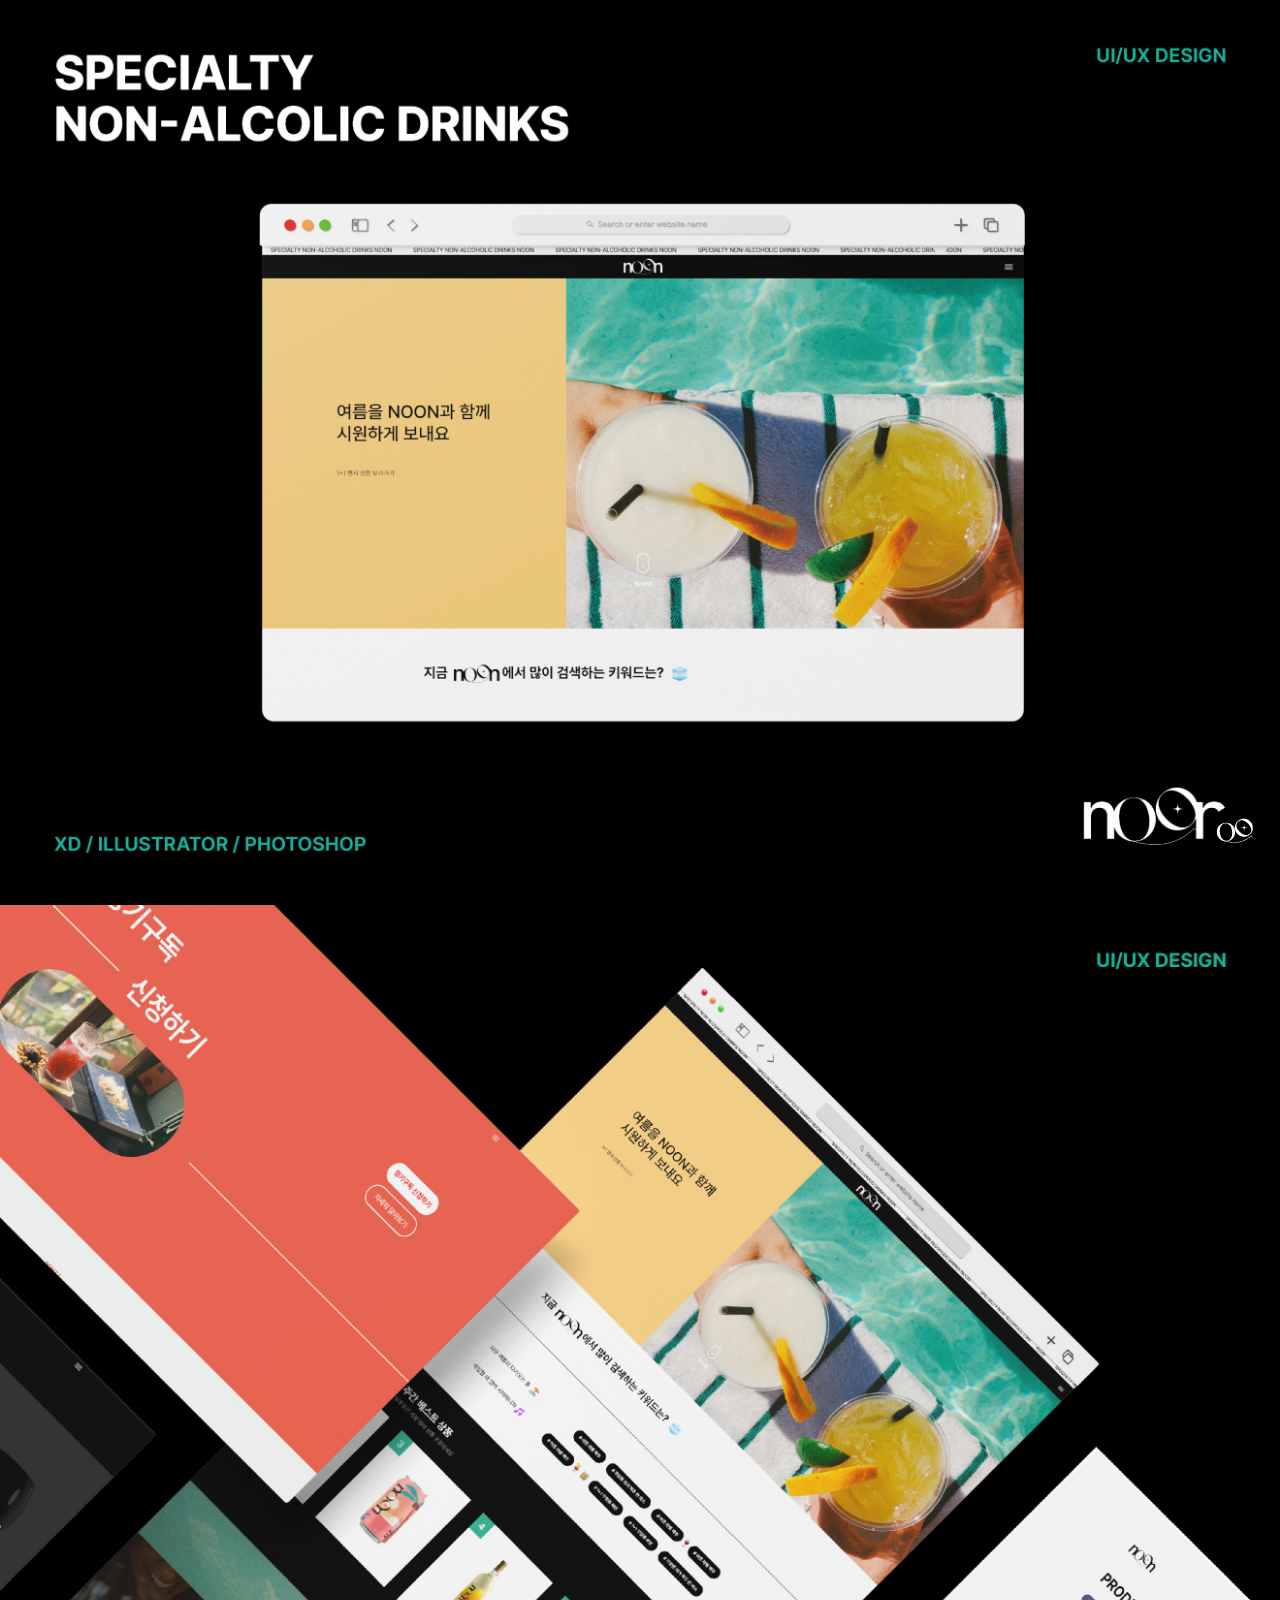
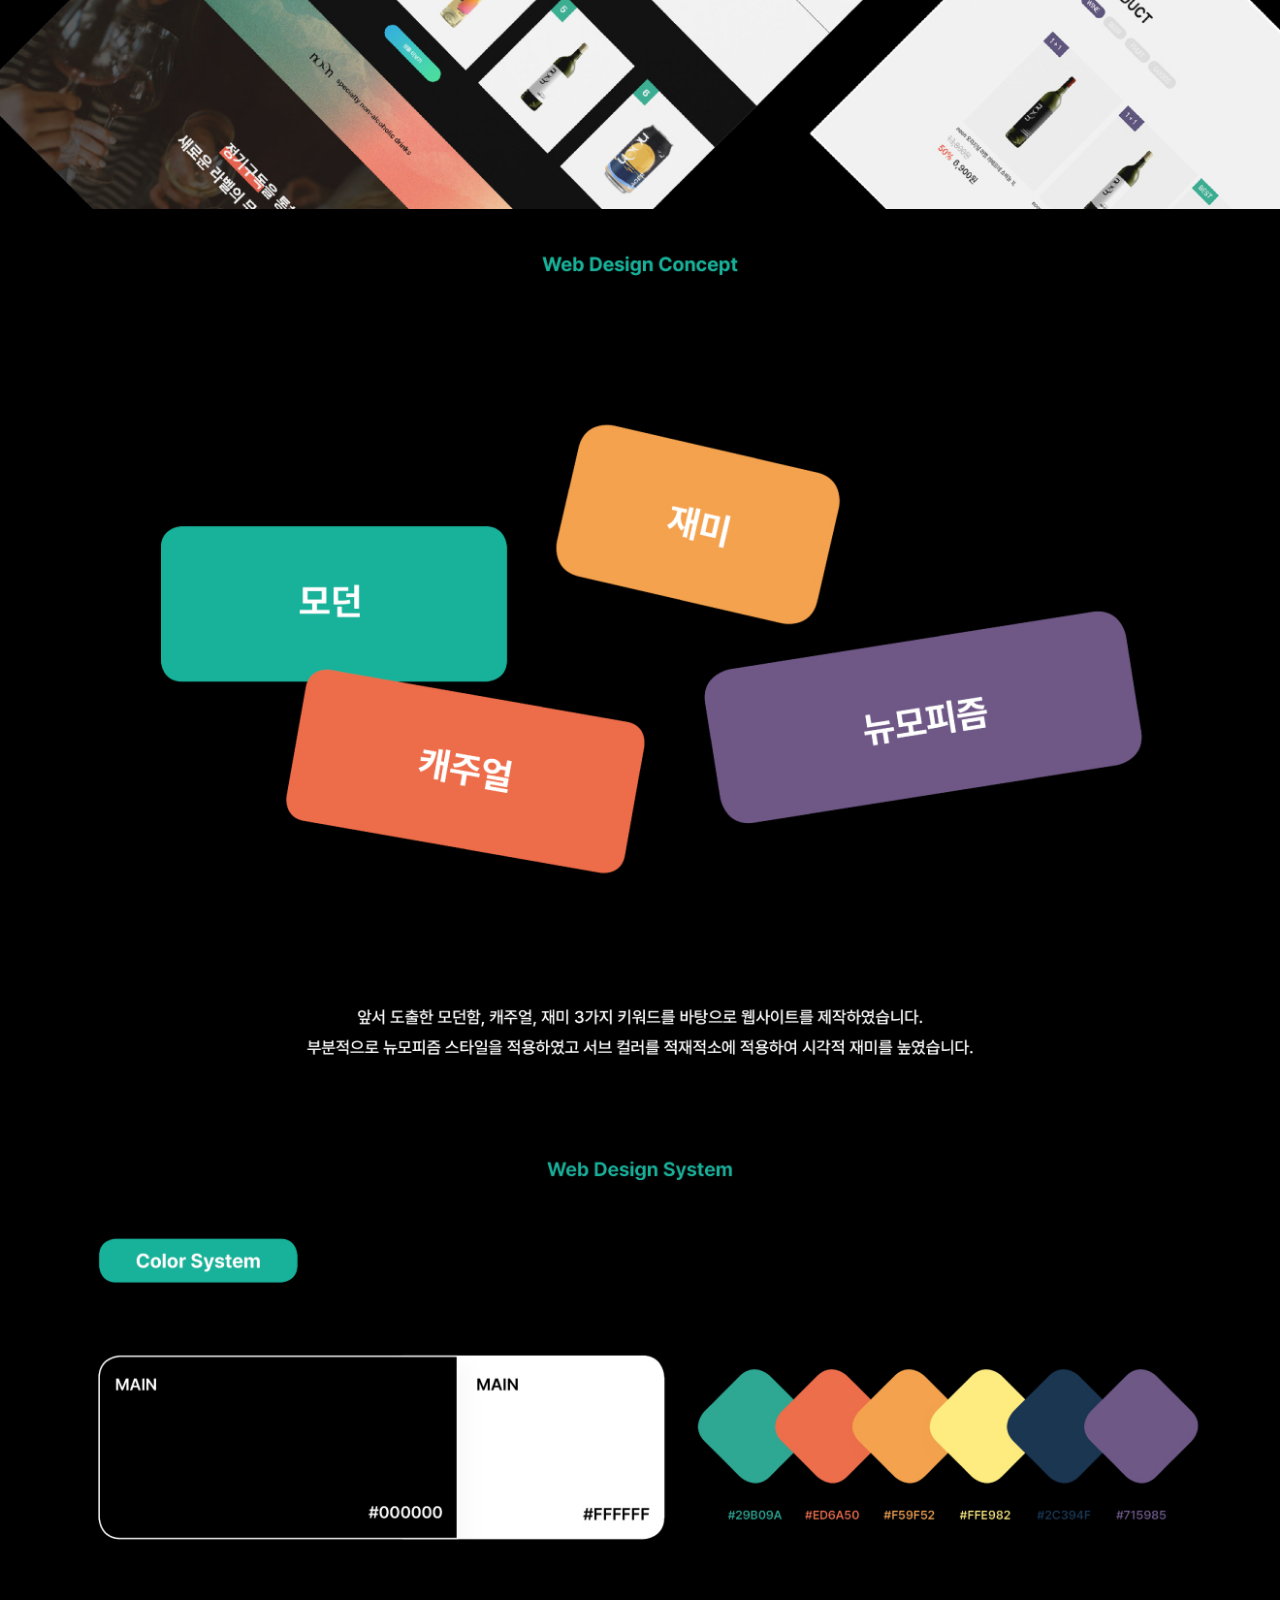
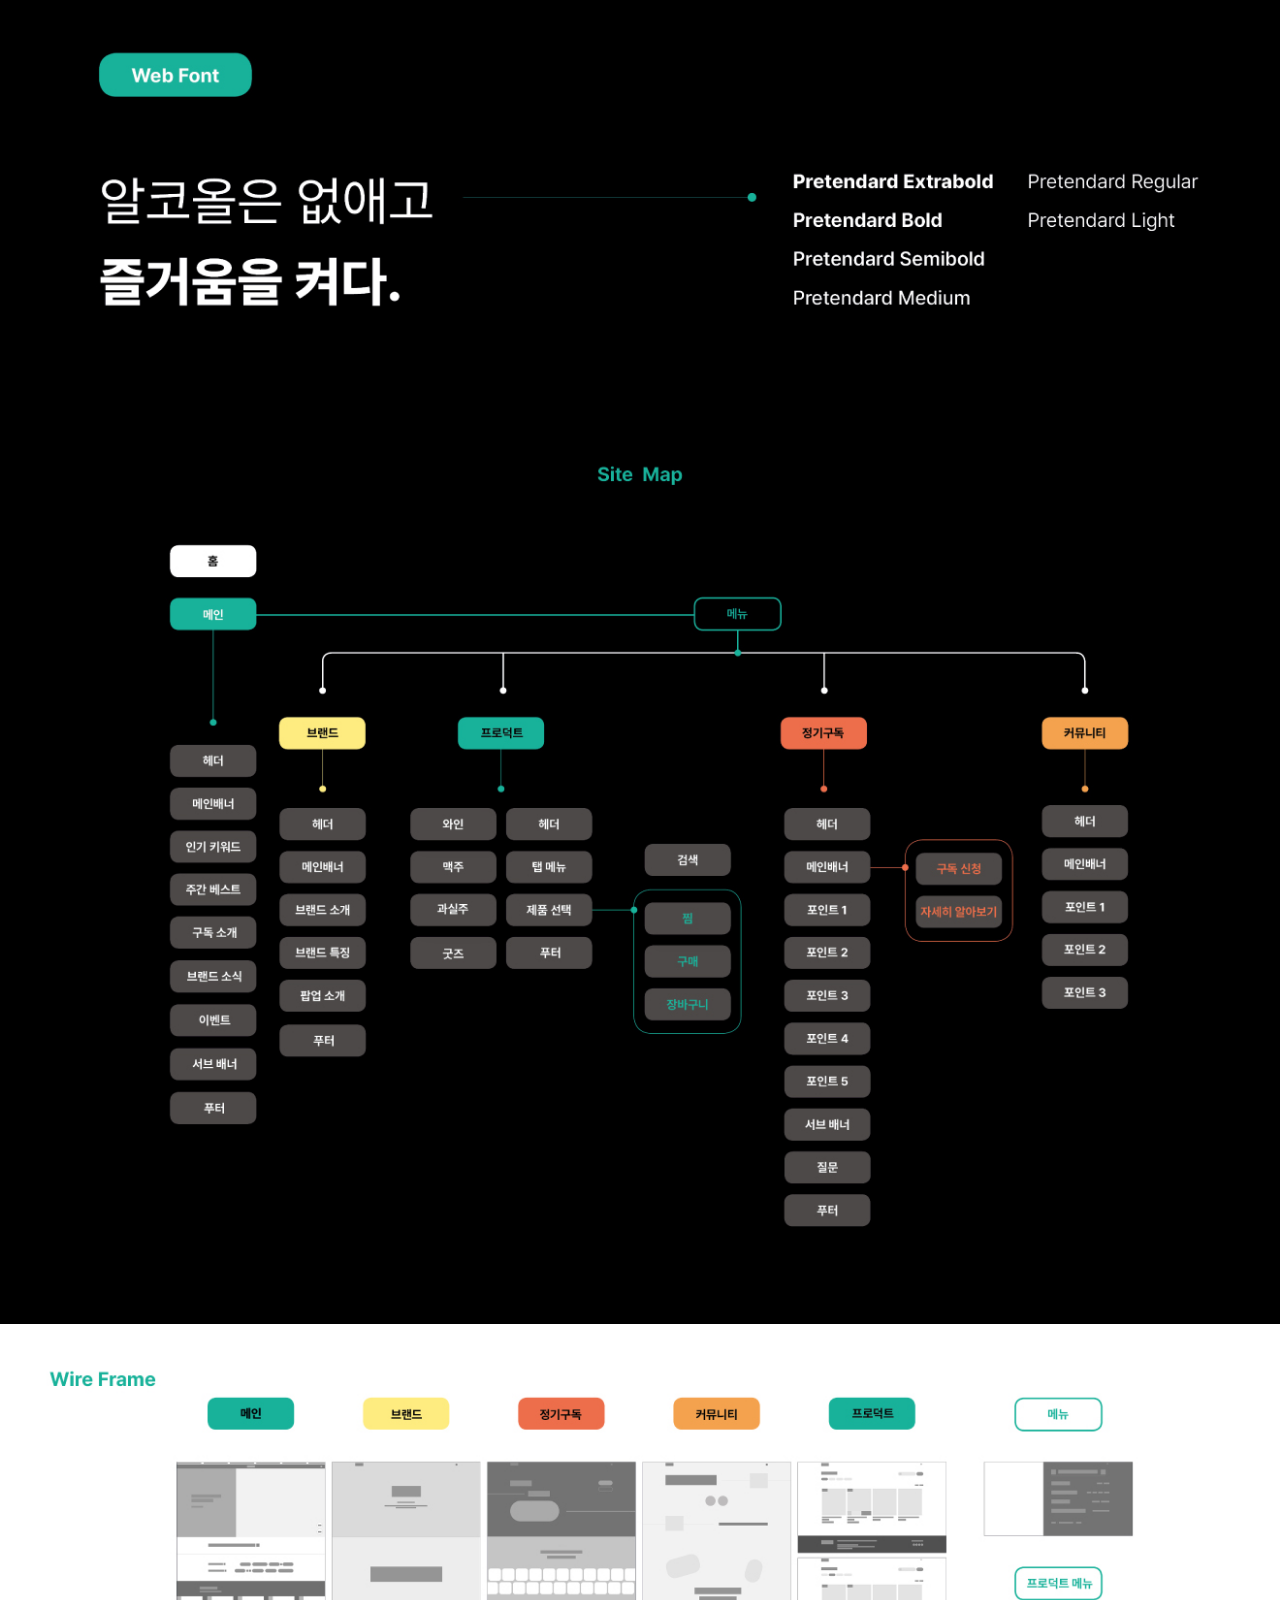
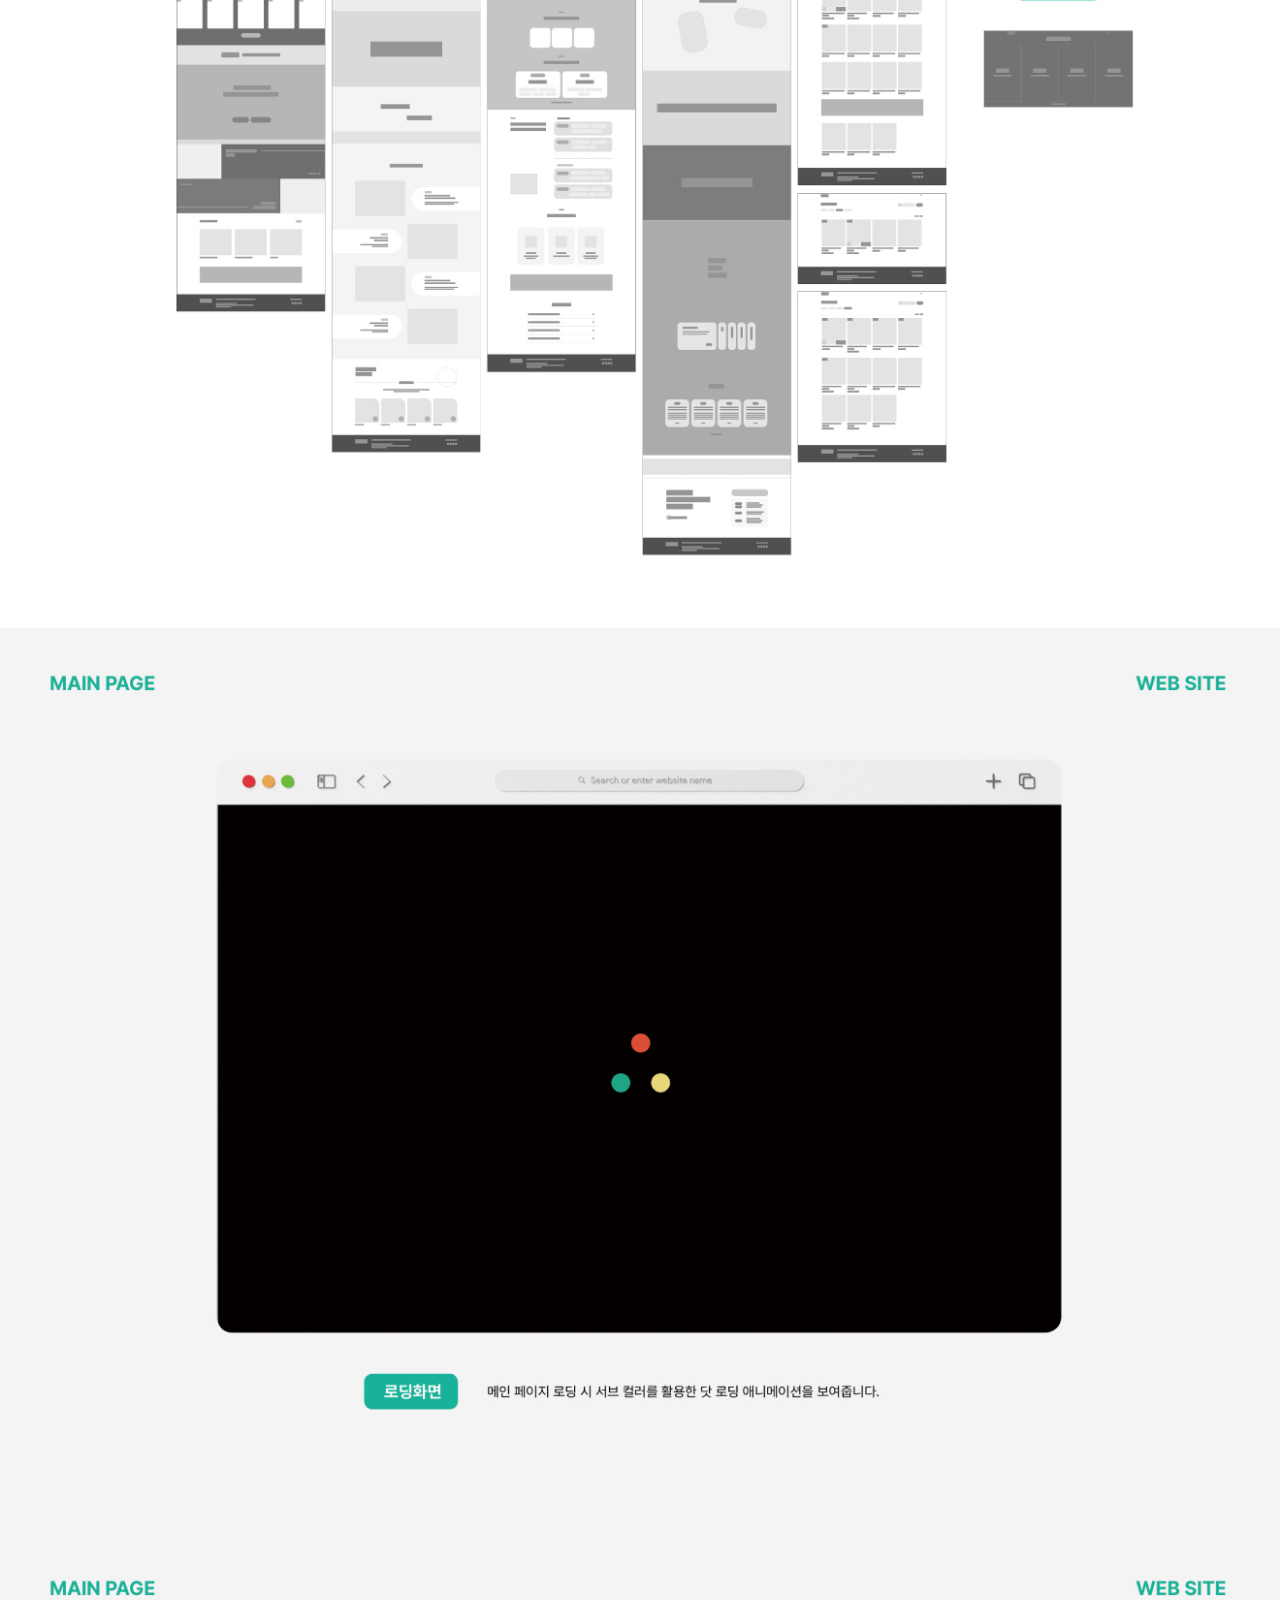
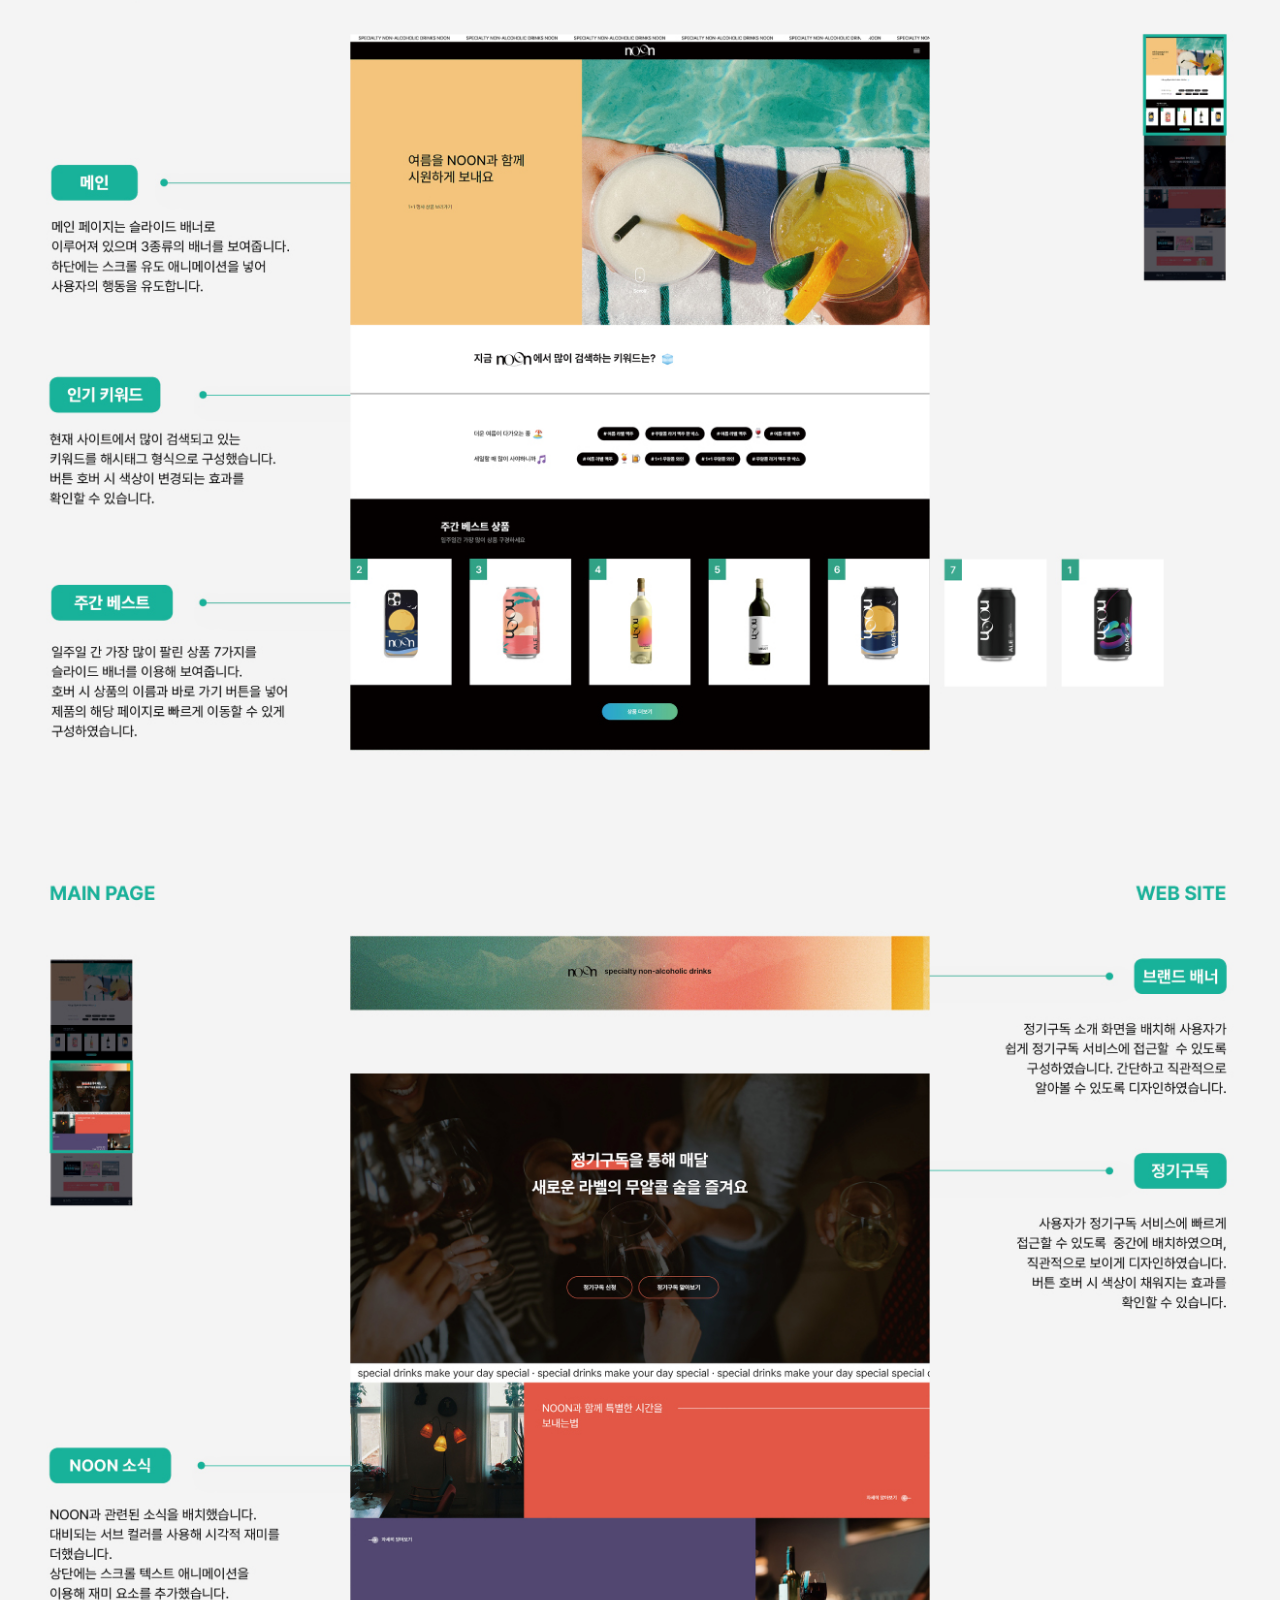
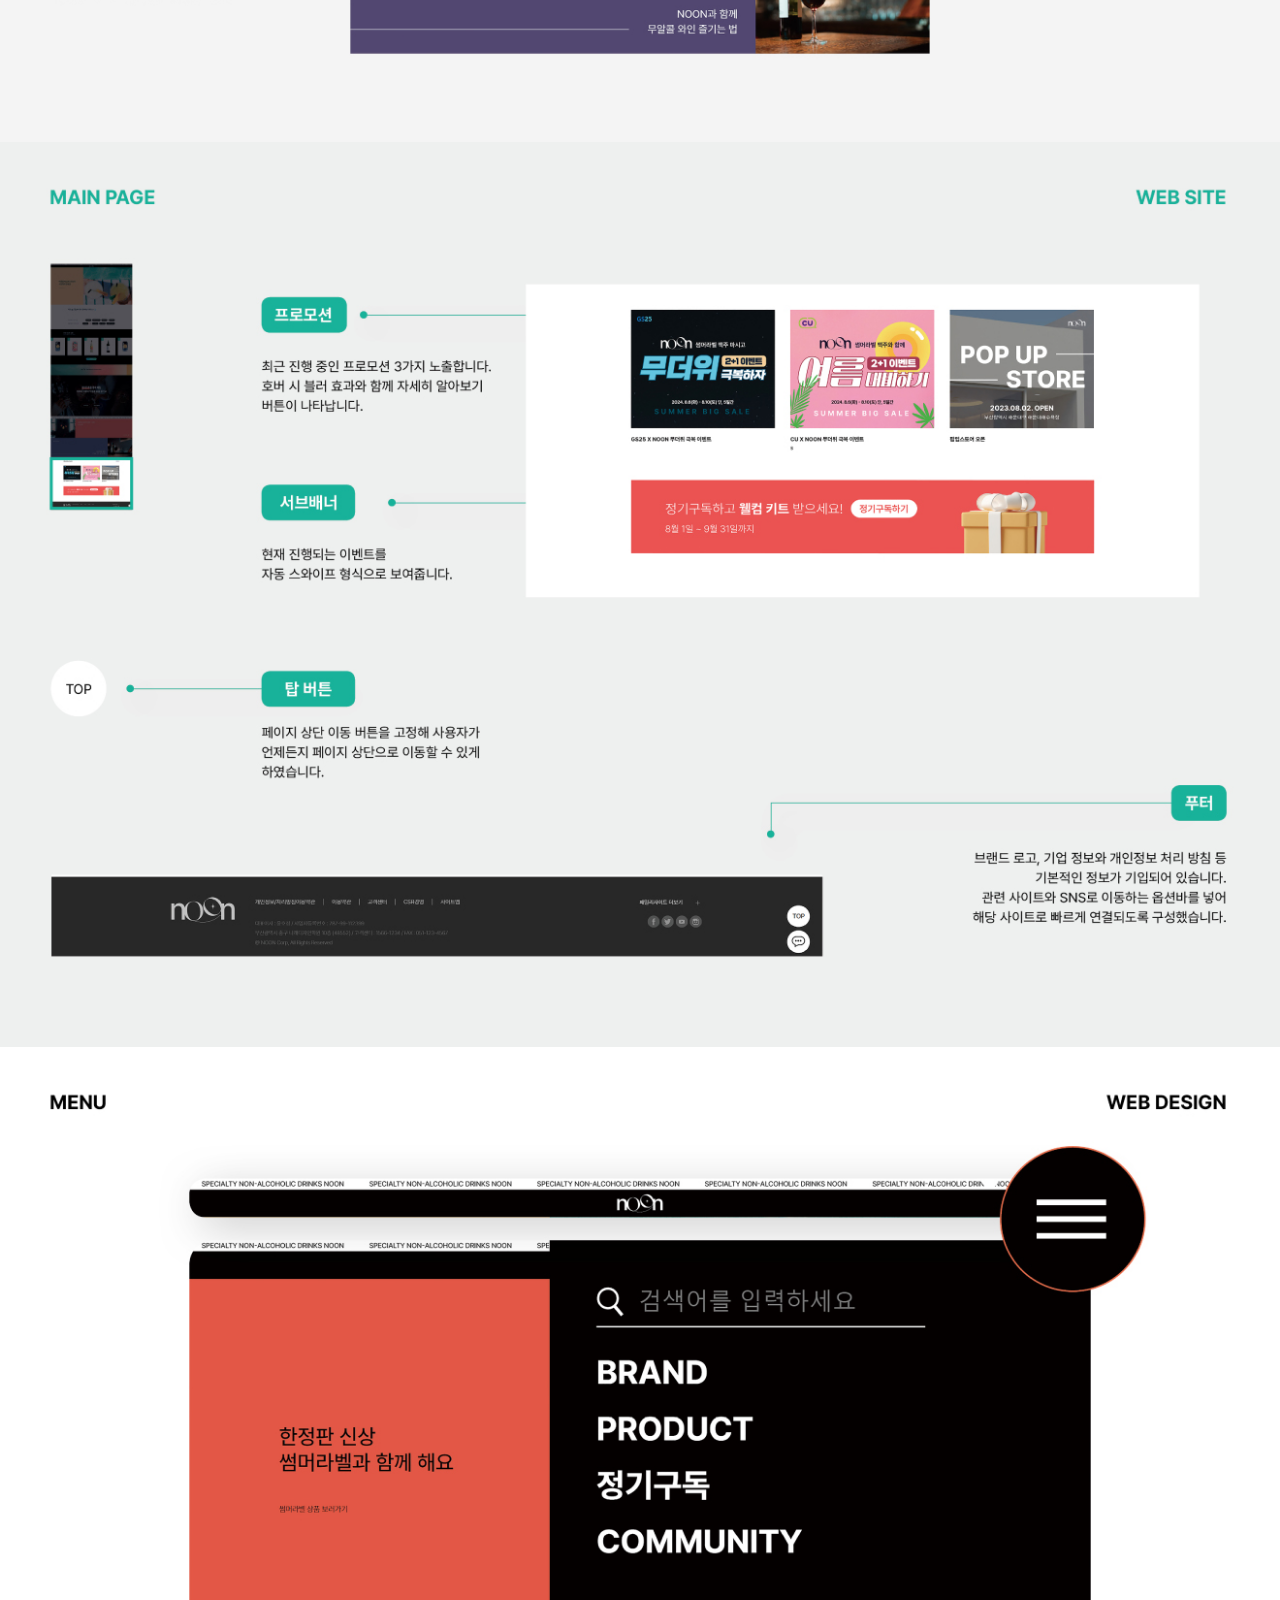
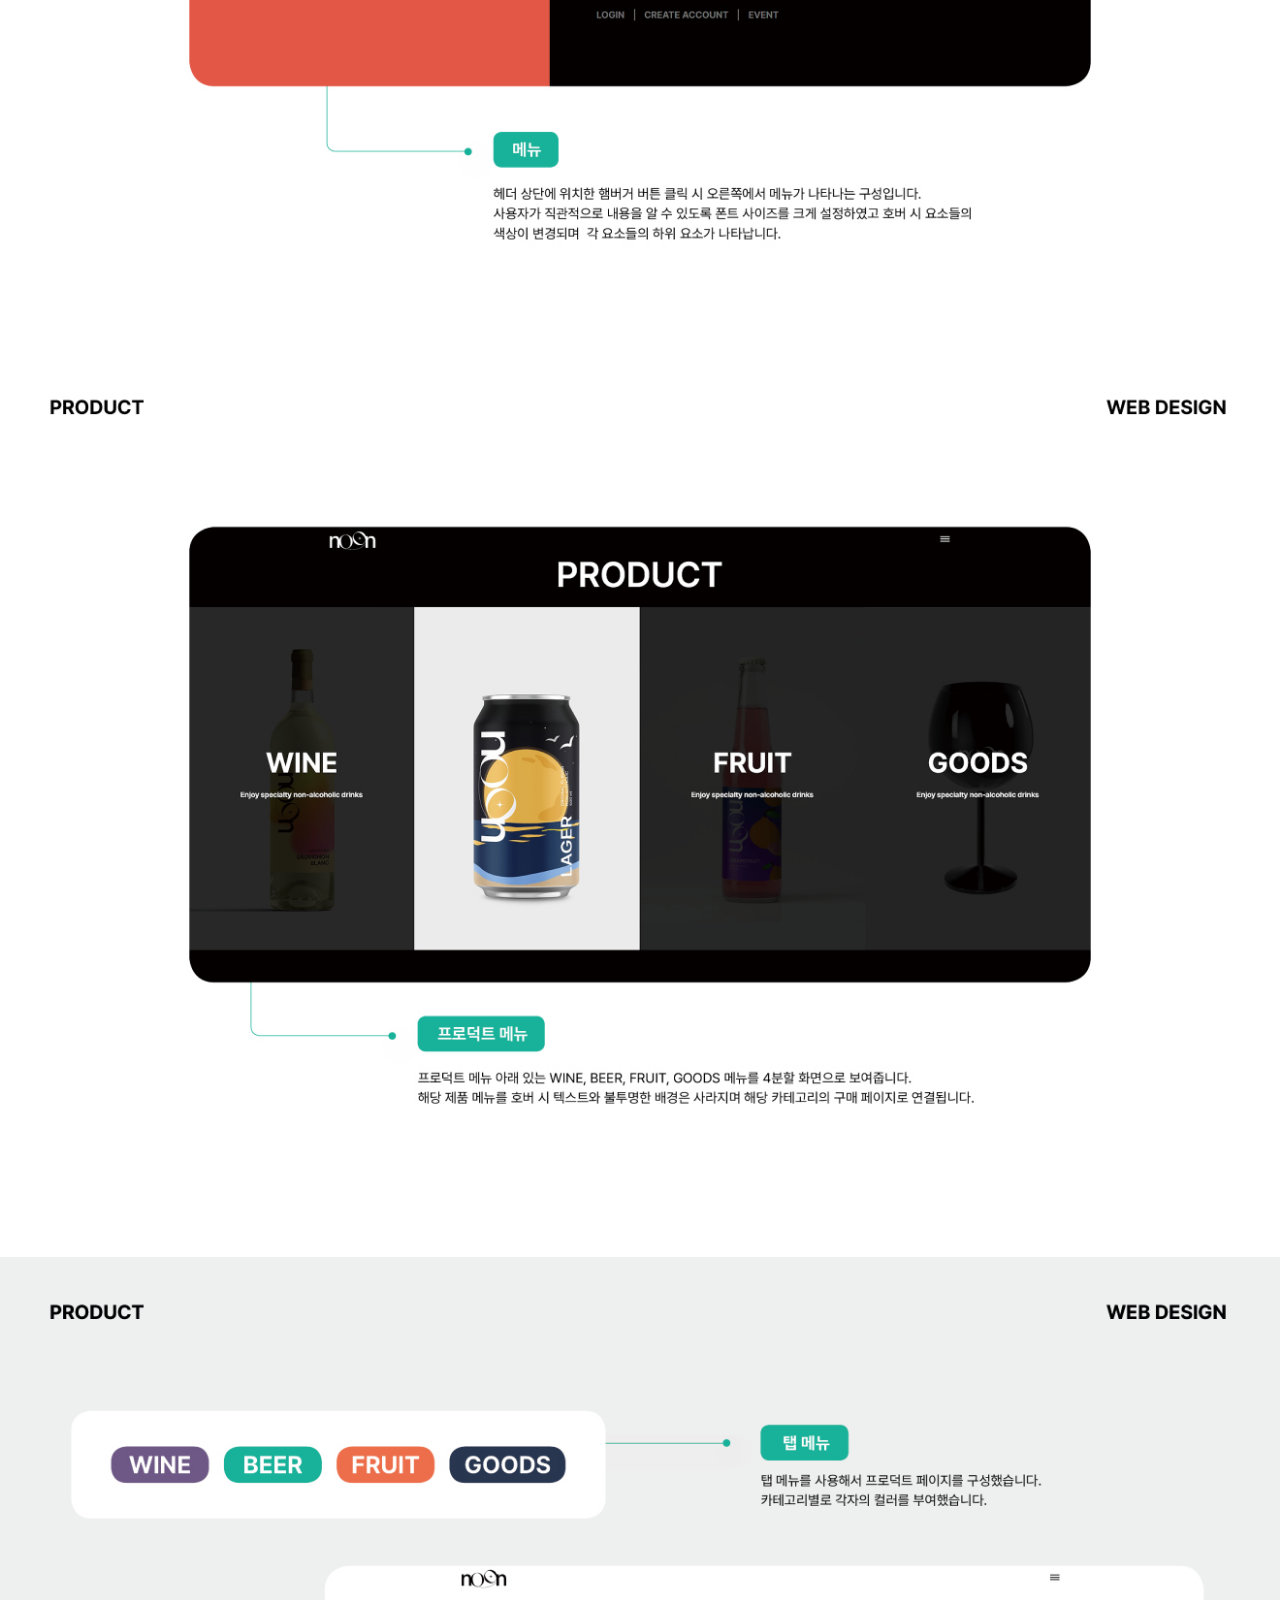
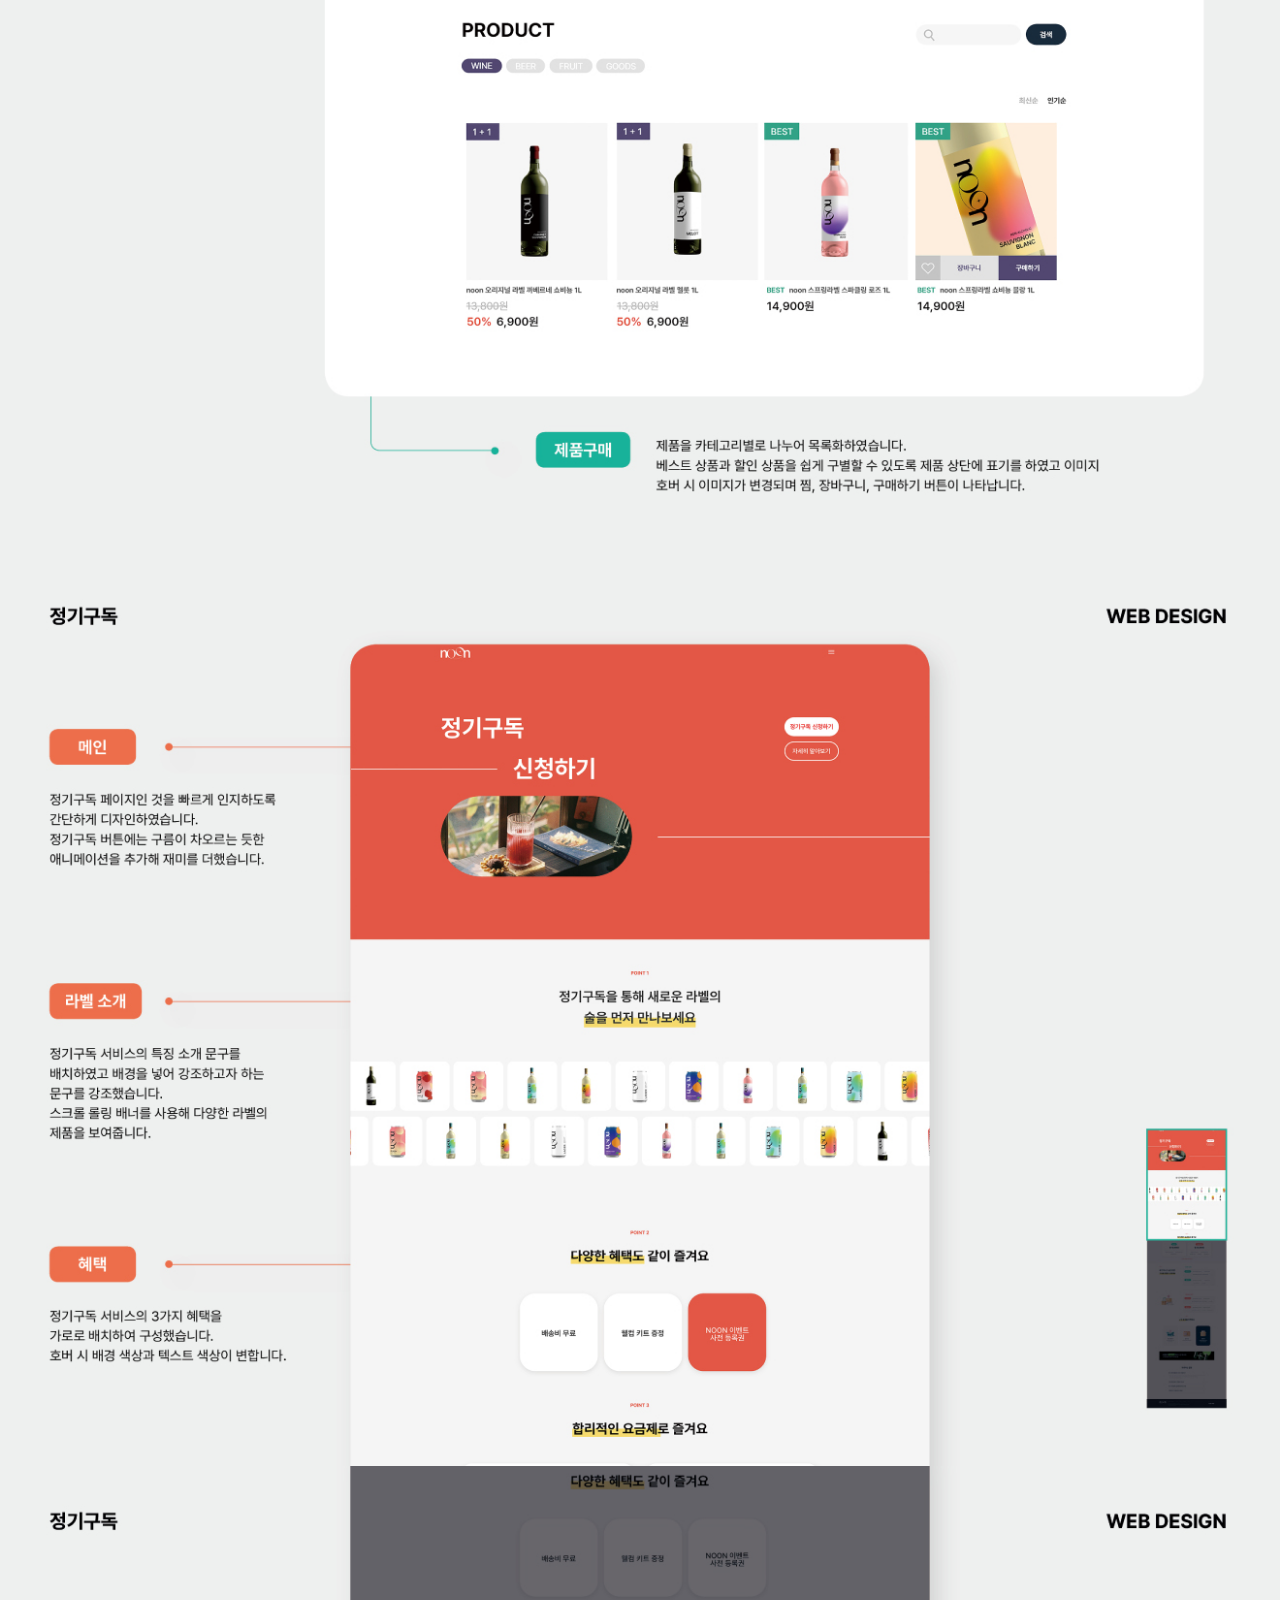
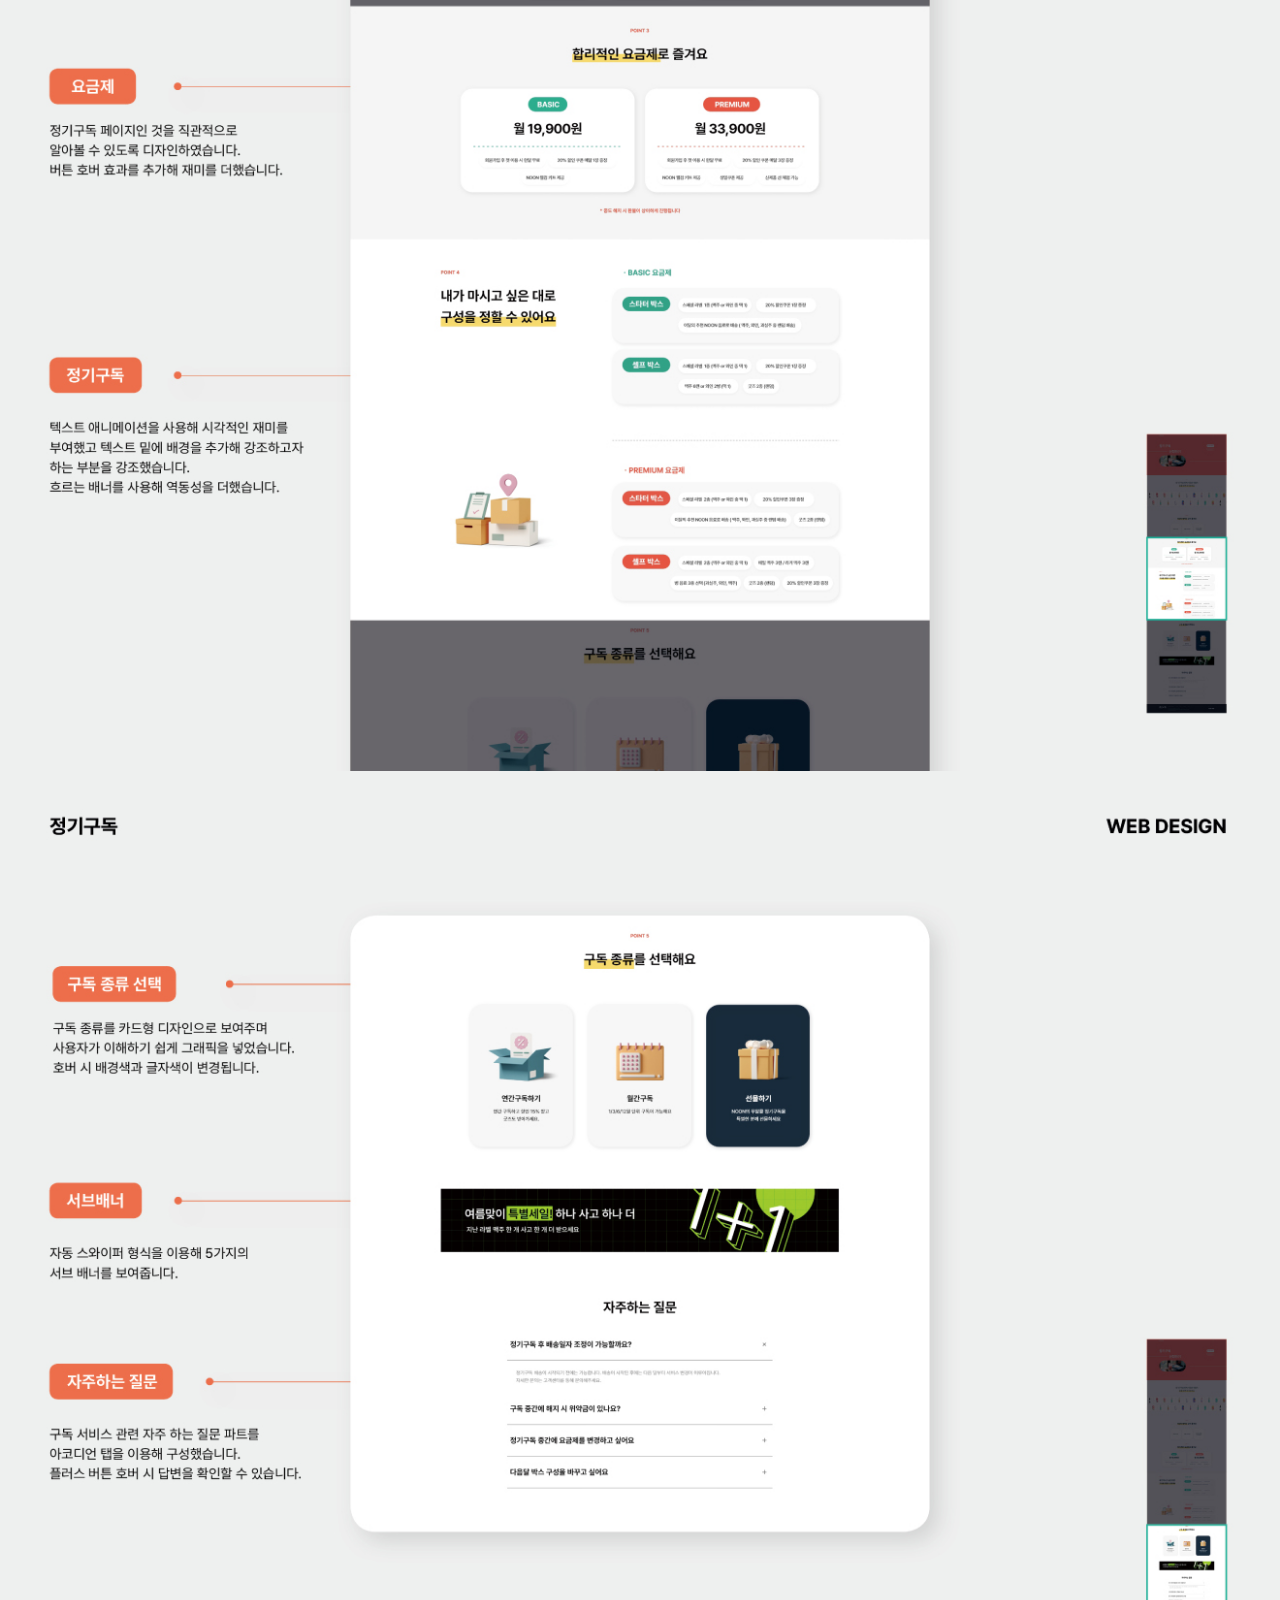
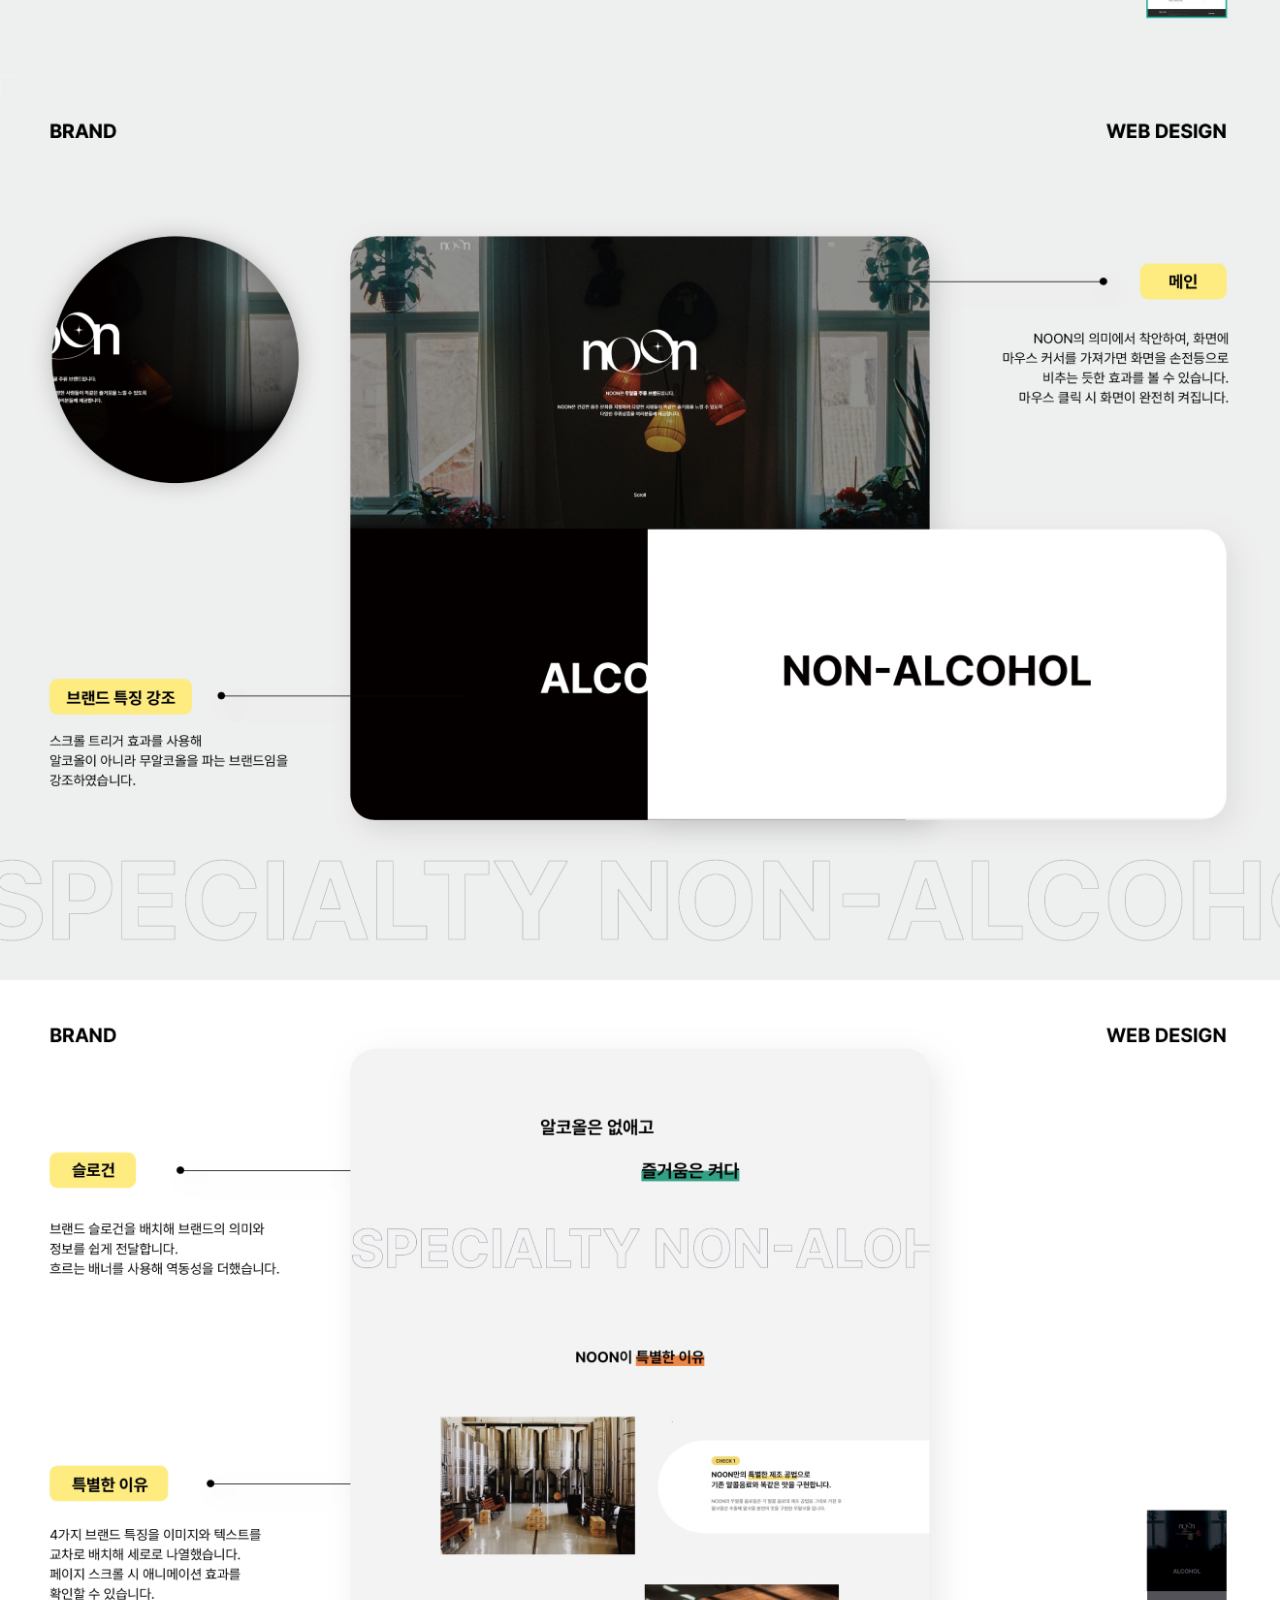
<file: noon_web.html>
<!doctype html>
<html>

<head>
	<title>NOON</title>
	<meta charset="utf-8">
	<meta name="viewport" content="width=device-width, initial-scale=1">
	<meta http-equiv="X-UA-Compatible" content="IE=edge">
	<link rel="shortcut icon" href="./images/project1/favicon.png" type="image/x-icon">
	<style>
		* {
			margin: 0;
			padding: 0;
		}

		a {
			text-decoration: none;
			color: #000;
		}

		.fixed_box {
			position: fixed;
			bottom: 40px;
			right: 30px;
			width: 40px;
		}

		#top {
			max-width: 1320px;
			margin: 0 auto;
		}

		#top img {
			width: 100%;
			display: block;
		}

		body {
			background-color: #18b29a;
		}

		/* 스크롤바 가로 사이즈 */
		::-webkit-scrollbar {
			width: 7px;
		}

		/* 스크롤바 막대기 */
		::-webkit-scrollbar-thumb {
			border-radius: 20px;
			background-color: #ffffff;
		}

		/* 스크롤바 백그라운드 */
		::-webkit-scrollbar-track {
			background-color: #000000;
		}

		/* 스크롤바 가로 사이즈 */
		::-webkit-scrollbar {
			width: 7px;
		}

		/* 스크롤바 막대기 */
		::-webkit-scrollbar-thumb {
			border-radius: 20px;
			background-color: #ffffff;
		}

		::-webkit-scrollbar-thumb:hover {
			background-color: #EE5844;
		}

		::-webkit-scrollbar-thumb:active {
			background-color: #EE5844;
		}

		/* 스크롤바 백그라운드 */
		::-webkit-scrollbar-track {
			background-color: #000000;
		}

		::-webkit-scrollbar-track:hover {
			background-color: #000000;
		}
	</style>
</head>

<body>
	<div id="top">
		<img src="images/project1/noon48.jpg" class="guide1"><!--가이드 이미지 경로 지정하기-->
		<img src="images/project1/noon49.jpg" class="guide1"><!--가이드 이미지 경로 지정하기-->
		<img src="images/project1/noon50.jpg" class="guide1"><!--가이드 이미지 경로 지정하기-->
		<img src="images/project1/noon51.jpg" class="guide1"><!--가이드 이미지 경로 지정하기-->
		<img src="images/project1/noon52.jpg" class="guide1"><!--가이드 이미지 경로 지정하기-->
		<img src="images/project1/noon53.jpg" class="guide1"><!--가이드 이미지 경로 지정하기-->
		<img src="images/project1/noon54.jpg" class="guide1"><!--가이드 이미지 경로 지정하기-->
		<img src="images/project1/noon55.jpg" class="guide1"><!--가이드 이미지 경로 지정하기-->
		<img src="images/project1/noon56.jpg" class="guide1"><!--가이드 이미지 경로 지정하기-->
		<img src="images/project1/noon57.jpg" class="guide1"><!--가이드 이미지 경로 지정하기-->
		<img src="images/project1/noon58.jpg" class="guide1"><!--가이드 이미지 경로 지정하기-->
		<img src="images/project1/noon59.jpg" class="guide1"><!--가이드 이미지 경로 지정하기-->
		<img src="images/project1/noon60.jpg" class="guide1"><!--가이드 이미지 경로 지정하기-->
		<img src="images/project1/noon61.jpg" class="guide1"><!--가이드 이미지 경로 지정하기-->
		<img src="images/project1/noon62.jpg" class="guide1"><!--가이드 이미지 경로 지정하기-->
		<img src="images/project1/noon63.jpg" class="guide1"><!--가이드 이미지 경로 지정하기-->
		<img src="images/project1/noon64.jpg" class="guide1"><!--가이드 이미지 경로 지정하기-->
		<img src="images/project1/noon65.jpg" class="guide1"><!--가이드 이미지 경로 지정하기-->
		<img src="images/project1/noon66.jpg" class="guide1"><!--가이드 이미지 경로 지정하기-->
		<img src="images/project1/noon67.jpg" class="guide1"><!--가이드 이미지 경로 지정하기-->
		<img src="images/project1/noon68.jpg" class="guide1"><!--가이드 이미지 경로 지정하기-->
		<img src="images/project1/noon69.jpg" class="guide1"><!--가이드 이미지 경로 지정하기-->
		<img src="images/project1/noon70.jpg" class="guide1"><!--가이드 이미지 경로 지정하기-->
		<img src="images/project1/noon79.jpg" class="guide1"><!--가이드 이미지 경로 지정하기-->


	</div>
	<div class="fixed_box">
		<a href="#top" class="top_btn"><!--href부분은 이미지를 감싼 div에 있는 id이름과 동일하게 설정.-->
			<img src="images/project1/top-01.png" alt="top">
		</a>
	</div>



</body>

</html>
</file>
